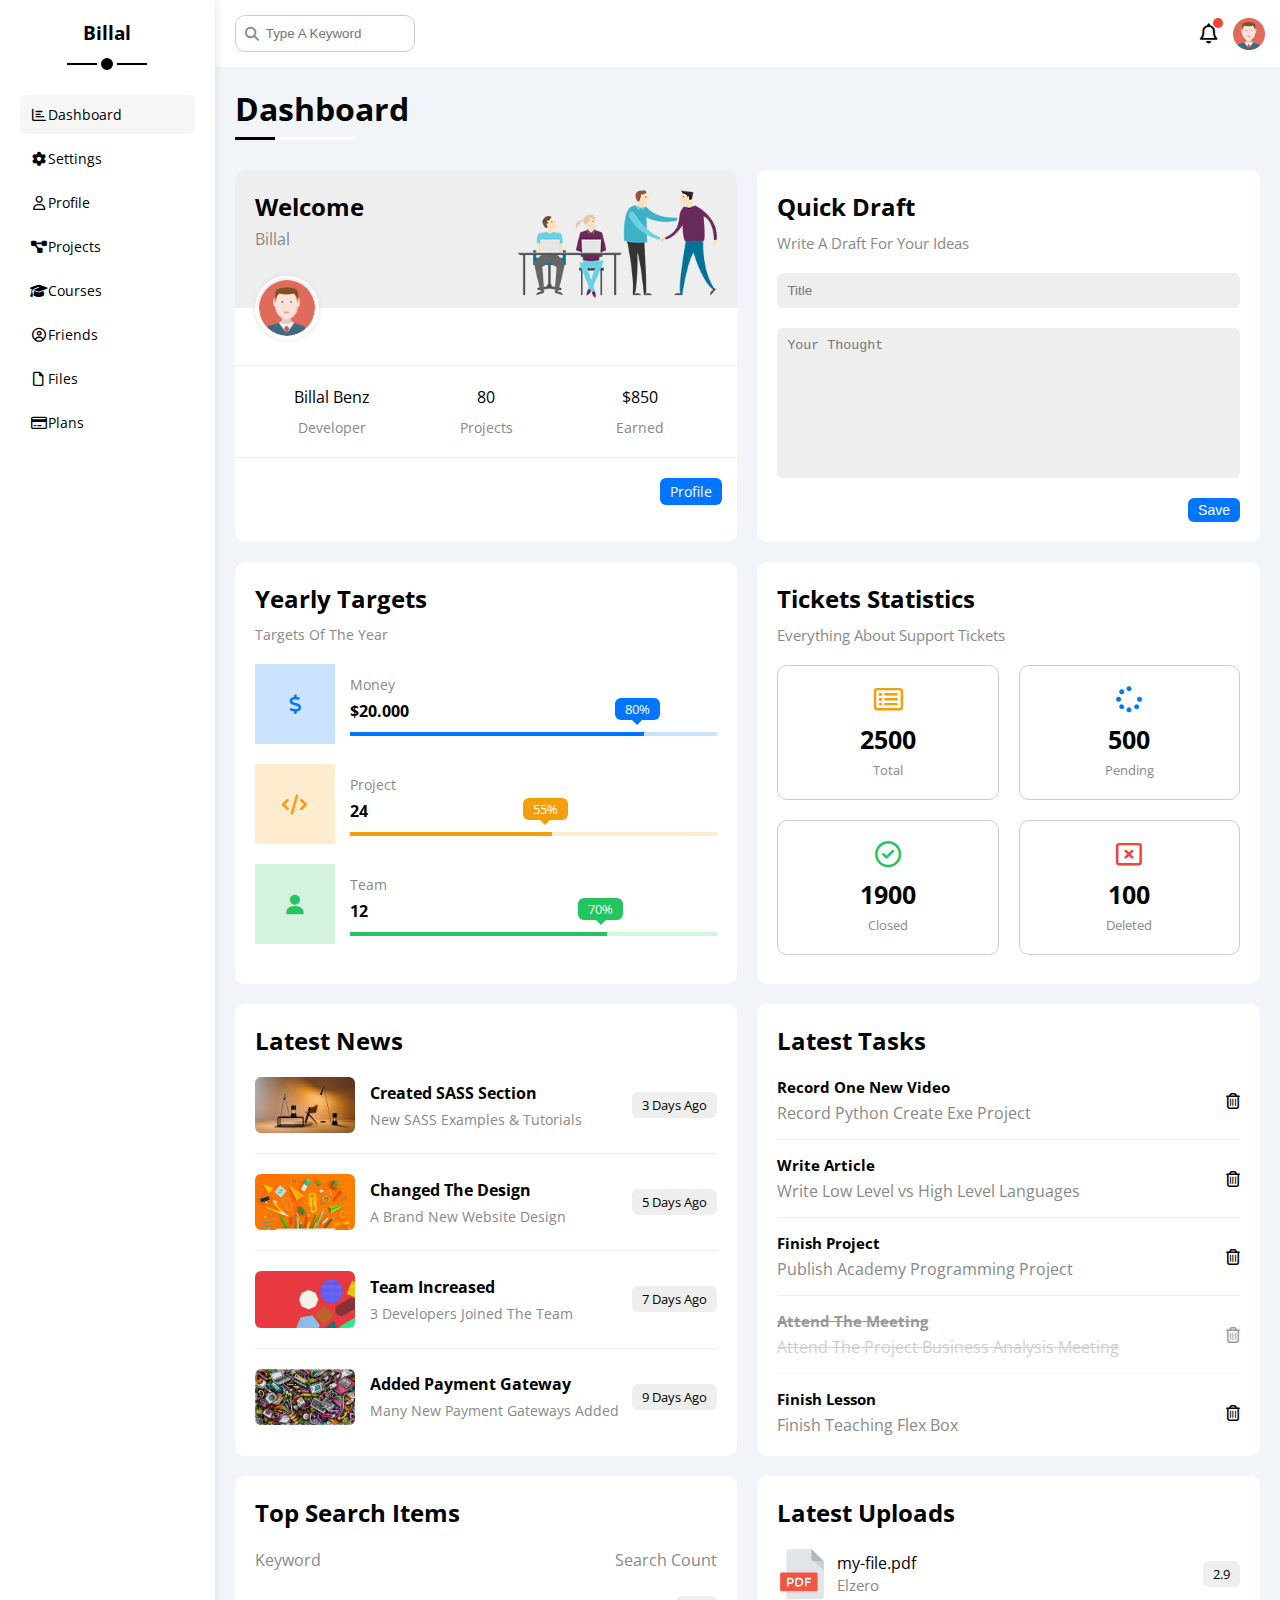
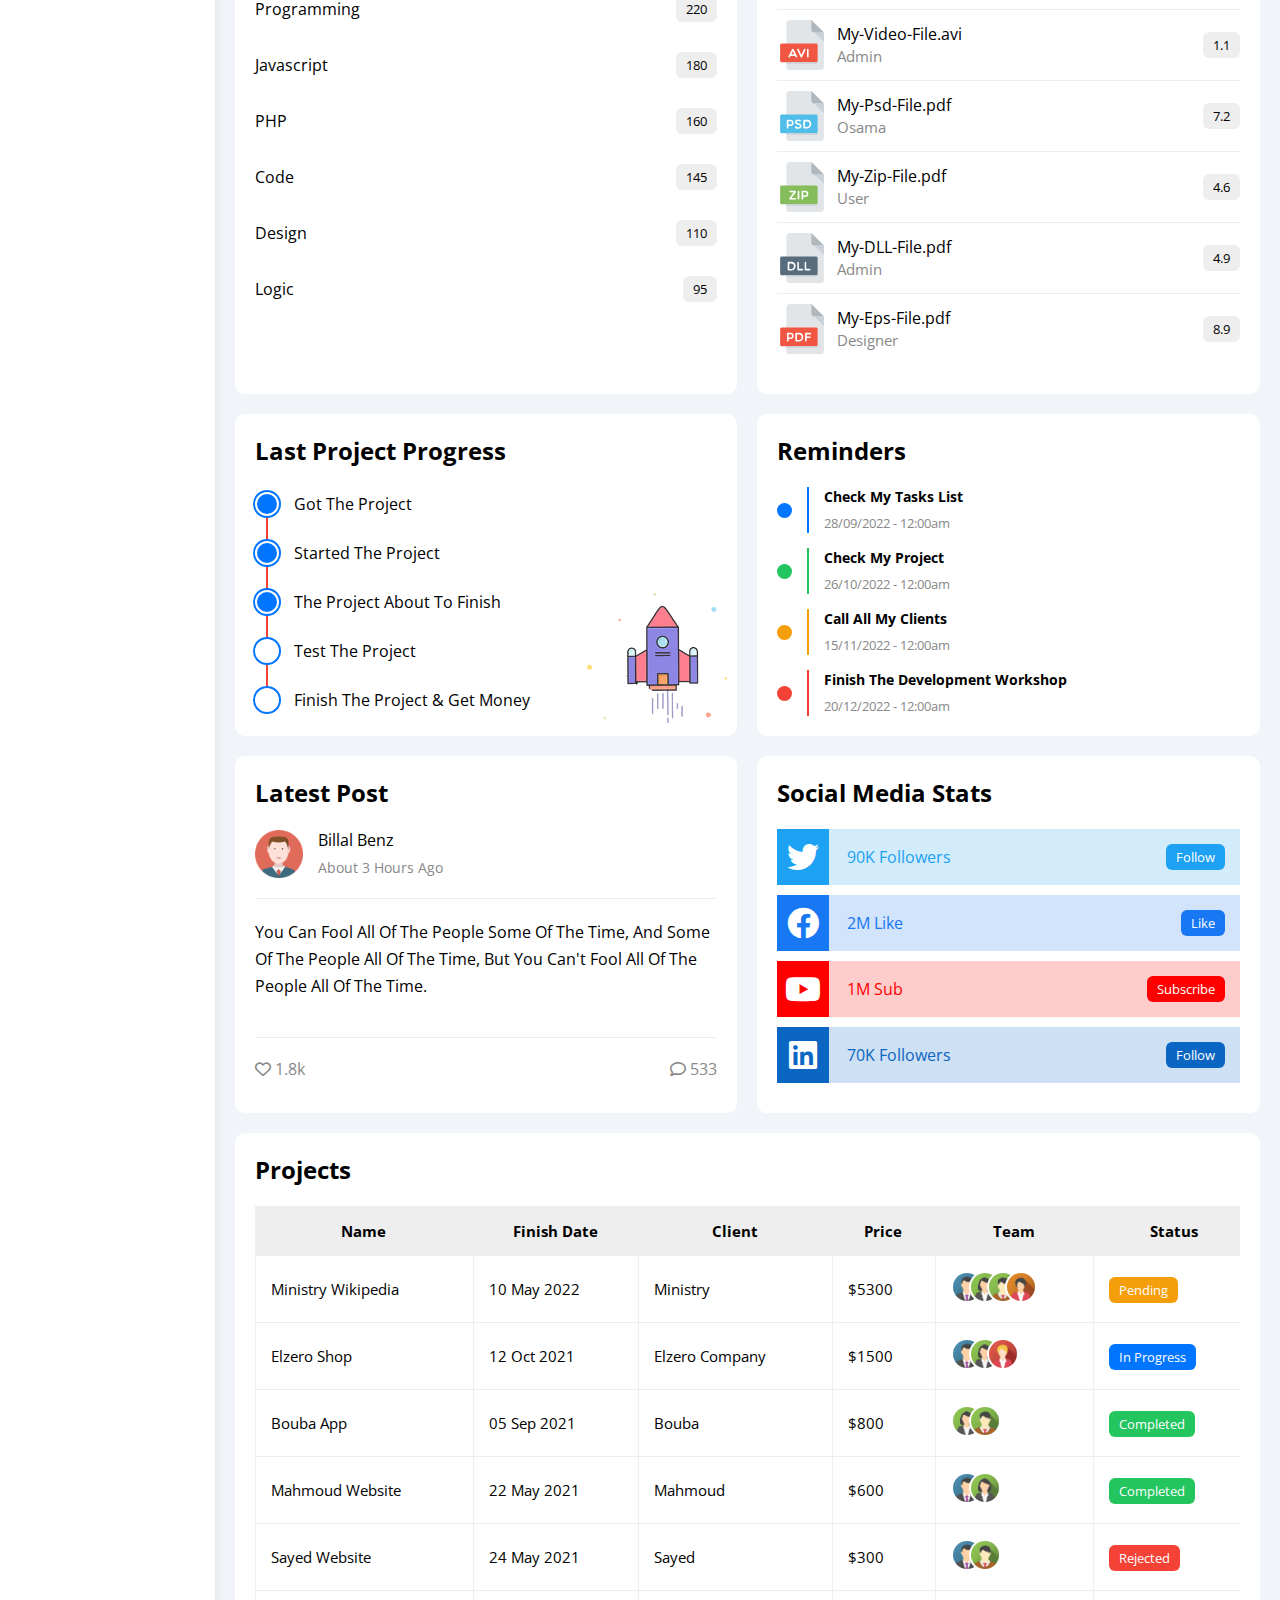
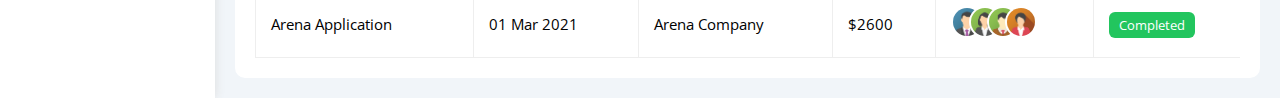
<file: index.html>
<!DOCTYPE html>
<html lang="en">
  <head>
    <meta charset="UTF-8" />
    <meta http-equiv="X-UA-Compatible" content="IE=edge" />
    <meta name="viewport" content="width=device-width, initial-scale=1.0" />
    <title>Dashboard</title>
    <link rel="stylesheet" href="css/all.min.css" />
    <link rel="stylesheet" href="css/framework.css" />
    <link rel="stylesheet" href="css/master.css" />
    <link rel="preconnect" href="https://fonts.googleapis.com" />
    <link rel="preconnect" href="https://fonts.gstatic.com" crossorigin />
    <link
      href="https://fonts.googleapis.com/css2?family=Open+Sans:wght@300;500&display=swap"
      rel="stylesheet"
    />
  </head>
  <body>
    <div class="page d-flex">
      <div class="sidebar bg-white p-20 p-relative">
        <h3 class="p-relative txt-c mt-0">Billal</h3>
        <ul>
          <li>
            <a
              class="active d-flex align-center fs-14 c-black rad-6 p-10"
              href="index.html"
            >
              <i class="fa-regular fa-chart-bar fa-fw"></i>
              <span class="fs-14">Dashboard</span>
            </a>
          </li>
          <li>
            <a
              class="d-flex align-center fs-14 c-black rad-6 p-10"
              href="settings.html"
            >
              <i class="fa-solid fa-gear fa-fw"></i>
              <span>Settings</span>
            </a>
          </li>
          <li>
            <a
              class="d-flex align-center fs-14 c-black rad-6 p-10"
              href="profile.html"
            >
              <i class="fa-regular fa-user fa-fw"></i>
              <span>Profile</span>
            </a>
          </li>
          <li>
            <a
              class="d-flex align-center fs-14 c-black rad-6 p-10"
              href="projects.html"
            >
              <i class="fa-solid fa-diagram-project fa-fw"></i>
              <span>Projects</span>
            </a>
          </li>
          <li>
            <a
              class="d-flex align-center fs-14 c-black rad-6 p-10"
              href="courses.html"
            >
              <i class="fa-solid fa-graduation-cap fa-fw"></i>
              <span>Courses</span>
            </a>
          </li>
          <li>
            <a
              class="d-flex align-center fs-14 c-black rad-6 p-10"
              href="friends.html"
            >
              <i class="fa-regular fa-circle-user fa-fw"></i>
              <span>Friends</span>
            </a>
          </li>
          <li>
            <a
              class="d-flex align-center fs-14 c-black rad-6 p-10"
              href="files.html"
            >
              <i class="fa-regular fa-file fa-fw"></i>
              <span>Files</span>
            </a>
          </li>
          <li>
            <a
              class="d-flex align-center fs-14 c-black rad-6 p-10"
              href="plans.html"
            >
              <i class="fa-regular fa-credit-card fa-fw"></i>
              <span>Plans</span>
            </a>
          </li>
        </ul>
      </div>
      <div class="content w-full">
        <!-- Start Head -->
        <div class="head bg-white p-15 between-flex">
          <div class="search p-relative">
            <input class="p-10" type="search" placeholder="Type A Keyword" />
          </div>
          <div class="icons d-flex align-center">
            <span class="notification p-relative">
              <i class="fa-regular fa-bell fa-lg"></i>
            </span>
            <img src="imgs/avatar.png" alt="user face" />
          </div>
        </div>
        <!-- End Head -->
        <h1 class="p-relative">Dashboard</h1>
        <div class="wrapper d-grid gap-20">
          <!-- Start Welcome Widget -->
          <div class="welcome bg-white rad-10 txt-c-mobile block-mobile">
            <div class="intro p-20 d-flex space-between bg-eee">
              <div>
                <h2 class="m-0">Welcome</h2>
                <p class="c-grey mt-5">Billal</p>
              </div>
              <img src="imgs/welcome.png" alt="welcome" class="hide-mobile" />
            </div>
            <img src="imgs/avatar.png" alt="" class="avatar" />
            <div class="body txt-c d-flex p-20 mt-20 mb-20 block-mobile">
              <div>
                Billal Benz
                <span class="d-block c-grey fs-14 mt-10">Developer</span>
              </div>
              <div>
                80 <span class="d-block c-grey fs-14 mt-10">Projects</span>
              </div>
              <div>
                $850<span class="d-block c-grey fs-14 mt-10">Earned</span>
              </div>
            </div>
            <a
              href="profile.html"
              class="visit d-block fs-14 bg-blue c-white w-fit btn-shape"
              >Profile</a
            >
          </div>
          <!-- End Welcome Widget -->
          <!-- Start Quick Draft Widget -->
          <div class="quick-draft p-20 bg-white rad-10">
            <h2 class="mt-0 mb-10">Quick Draft</h2>
            <p class="mt-0 mb-20 c-grey fs-15">Write A Draft For Your Ideas</p>
            <form>
              <input
                class="d-block mb-20 w-full p-10 b-none bg-eee rad-6"
                type="text"
                placeholder="Title"
              />
              <textarea
                class="d-block mb-20 w-full p-10 b-none bg-eee rad-6"
                placeholder="Your Thought"
              ></textarea>
              <input
                class="save d-block fs-14 bg-blue c-white b-none w-fit btn-shape"
                type="submit"
                value="Save"
              />
            </form>
          </div>
          <!-- End Quick Draft Widget -->
          <!-- Start Targets Widget -->
          <div class="targets p-20 bg-white rad-10">
            <h2 class="mt-0 mb-10">Yearly Targets</h2>
            <p class="mt-0 mb-20 c-grey fs-14">Targets Of The Year</p>
            <div class="target-row mb-20 center-flex blue">
              <div class="icon center-flex">
                <i class="fa-solid fa-dollar-sign fa-lg c-blue"></i>
              </div>
              <div class="details">
                <span class="fs-14 c-grey">Money</span>
                <span class="d-block mt-5 mb-10 fw-bold">$20.000</span>
                <div class="progress p-relative">
                  <span class="bg-blue blue" style="width: 80%">
                    <span class="rad-6 bg-blue">80%</span>
                  </span>
                </div>
              </div>
            </div>
            <div class="target-row mb-20 center-flex orange">
              <div class="icon center-flex">
                <i class="fa-solid fa-code fa-lg c-orange"></i>
              </div>
              <div class="details">
                <span class="fs-14 c-grey">Project</span>
                <span class="d-block mt-5 mb-10 fw-bold">24</span>
                <div class="progress p-relative">
                  <span class="bg-orange orange" style="width: 55%">
                    <span class="rad-6 bg-orange">55%</span>
                  </span>
                </div>
              </div>
            </div>
            <div class="target-row mb-20 center-flex green">
              <div class="icon center-flex">
                <i class="fa-solid fa-user fa-lg c-green"></i>
              </div>
              <div class="details">
                <span class="fs-14 c-grey">Team</span>
                <span class="d-block mt-5 mb-10 fw-bold">12</span>
                <div class="progress p-relative">
                  <span class="bg-green green" style="width: 70%">
                    <span class="bg-green rad-6">70%</span>
                  </span>
                </div>
              </div>
            </div>
          </div>
          <!-- End Target Widget -->
          <!-- Start Ticket Widget -->
          <div class="tickets p-20 bg-white rad-10">
            <h2 class="mt-0 mb-10">Tickets Statistics</h2>
            <p class="mt-0 mb-20 c-grey fs-15">
              Everything About Support Tickets
            </p>
            <div class="d-flex txt-c gap-20 f-wrap">
              <div class="box p-20 rad-10 fs-13 c-grey">
                <i
                  class="fa-regular fa-rectangle-list fa-2x mb-10 c-orange"
                ></i>
                <span class="d-block c-black fw-bold fs-25 mb-5">2500</span>
                Total
              </div>
              <div class="box p-20 rad-10 fs-13 c-grey">
                <i class="fa-solid fa-spinner fa-2x mb-10 c-blue"></i>
                <span class="d-block c-black fw-bold fs-25 mb-5">500</span>
                Pending
              </div>
              <div class="box p-20 rad-10 fs-13 c-grey">
                <i class="fa-regular fa-circle-check fa-2x mb-10 c-green"></i>
                <span class="d-block c-black fw-bold fs-25 mb-5">1900</span>
                Closed
              </div>
              <div class="box p-20 rad-10 fs-13 c-grey">
                <i class="fa-regular fa-rectangle-xmark fa-2x mb-10 c-red"></i>
                <span class="d-block c-black fw-bold fs-25 mb-5">100</span>
                Deleted
              </div>
            </div>
          </div>
          <!-- End Ticket Widget -->
          <!-- Start Latest News -->
          <div class="latest-news p-20 bg-white rad-10 txt-c-mobile">
            <h2 class="mt-0 mb-20">Latest News</h2>
            <div class="news-row d-flex align-center mb-20 pb-20">
              <img class="rad-6 w-100" src="imgs/news-01.png" alt="a picture" />
              <div class="info">
                <h3 class="fs-16">Created SASS Section</h3>
                <p class="m-0 fs-14 c-grey">New SASS Examples & Tutorials</p>
              </div>
              <div class="label btn-shape bg-eee fs-13">3 Days Ago</div>
            </div>
            <div class="news-row d-flex align-center mb-20 pb-20">
              <img class="rad-6 w-100" src="imgs/news-02.png" alt="a picture" />
              <div class="info">
                <h3 class="fs-16">Changed The Design</h3>
                <p class="m-0 fs-14 c-grey">A Brand New Website Design</p>
              </div>
              <div class="label btn-shape bg-eee fs-13">5 Days Ago</div>
            </div>
            <div class="news-row d-flex align-center mb-20 pb-20">
              <img class="rad-6 w-100" src="imgs/news-03.png" alt="a picture" />
              <div class="info">
                <h3 class="fs-16">Team Increased</h3>
                <p class="m-0 fs-14 c-grey">3 Developers Joined The Team</p>
              </div>
              <div class="label btn-shape bg-eee fs-13">7 Days Ago</div>
            </div>
            <div class="news-row d-flex align-center">
              <img class="rad-6 w-100" src="imgs/news-04.png" alt="a picture" />
              <div class="info">
                <h3 class="fs-16">Added Payment Gateway</h3>
                <p class="m-0 fs-14 c-grey">Many New Payment Gateways Added</p>
              </div>
              <div class="label btn-shape bg-eee fs-13">9 Days Ago</div>
            </div>
          </div>
          <!-- End Latest News -->
          <!-- Start Latest Tasks -->
          <div class="latest-tasks p-20 bg-white rad-10 txt-c-mobile">
            <h2 class="mt-0 mb-20">Latest Tasks</h2>
            <div class="task-row between-flex">
              <div class="info">
                <h3 class="mt-0 mb-5 fs-15">Record One New Video</h3>
                <p class="m-0 c-grey">Record Python Create Exe Project</p>
              </div>
              <i class="fa-regular fa-trash-can delete"></i>
            </div>
            <div class="task-row between-flex">
              <div class="info">
                <h3 class="mt-0 mb-5 fs-15">Write Article</h3>
                <p class="m-0 c-grey">
                  Write Low Level vs High Level Languages
                </p>
              </div>
              <i class="fa-regular fa-trash-can delete"></i>
            </div>
            <div class="task-row between-flex">
              <div class="info">
                <h3 class="mt-0 mb-5 fs-15">Finish Project</h3>
                <p class="m-0 c-grey">Publish Academy Programming Project</p>
              </div>
              <i class="fa-regular fa-trash-can delete"></i>
            </div>
            <div class="task-row between-flex done">
              <div class="info">
                <h3 class="mt-0 mb-5 fs-15">Attend The Meeting</h3>
                <p class="m-0 c-grey">
                  Attend The Project Business Analysis Meeting
                </p>
              </div>
              <i class="fa-regular fa-trash-can delete"></i>
            </div>
            <div class="task-row between-flex">
              <div class="info">
                <h3 class="mt-0 mb-5 fs-15">Finish Lesson</h3>
                <p class="m-0 c-grey">Finish Teaching Flex Box</p>
              </div>
              <i class="fa-regular fa-trash-can delete"></i>
            </div>
          </div>
          <!-- End Latest Tasks -->
          <!-- Start Top Search Items -->
          <div class="search-items p-20 bg-white rad-10 txt-c-mobile">
            <h2 class="mt-0 mb-20">Top Search Items</h2>
            <div class="items-head d-flex space-between c-grey mb-10">
              <div>Keyword</div>
              <div>Search Count</div>
            </div>
            <div class="items between-flex pt-15 pb-15">
              <span>Programming</span>
              <span class="btn-shape bg-eee fs-13">220</span>
            </div>
            <div class="items between-flex pt-15 pb-15">
              <span>Javascript</span>
              <span class="btn-shape bg-eee fs-13">180</span>
            </div>
            <div class="items between-flex pt-15 pb-15">
              <span>PHP</span>
              <span class="btn-shape bg-eee fs-13">160</span>
            </div>
            <div class="items between-flex pt-15 pb-15">
              <span>Code</span>
              <span class="btn-shape bg-eee fs-13">145</span>
            </div>
            <div class="items between-flex pt-15 pb-15">
              <span>Design</span>
              <span class="btn-shape bg-eee fs-13">110</span>
            </div>
            <div class="items between-flex pt-15 pb-15">
              <span>Logic</span>
              <span class="btn-shape bg-eee fs-13">95</span>
            </div>
          </div>
          <!-- End Top Search Items -->
          <!-- Start Latest Uploads -->
          <div class="latest-uploads p-20 bg-white rad-10 txt-c-mobile">
            <h2 class="mt-0 mb-20">Latest Uploads</h2>
            <ul class="m-0">
              <li class="between-flex pb-10 mb-10">
                <div class="d-flex align-center">
                  <img class="mr-10" src="imgs/pdf.svg" alt="img" />
                  <div>
                    <span class="d-block">my-file.pdf</span>
                    <span class="fs-15 c-grey">Elzero</span>
                  </div>
                </div>
                <div class="btn-shape bg-eee fs-13">2.9</div>
              </li>
              <li class="between-flex pb-10 mb-10">
                <div class="d-flex align-center">
                  <img class="mr-10" src="imgs/avi.svg" alt="img" />
                  <div>
                    <span class="d-block">My-Video-File.avi</span>
                    <span class="fs-15 c-grey">Admin</span>
                  </div>
                </div>
                <div class="btn-shape bg-eee fs-13">1.1</div>
              </li>
              <li class="between-flex pb-10 mb-10">
                <div class="d-flex align-center">
                  <img class="mr-10" src="imgs/psd.svg" alt="img" />
                  <div>
                    <span class="d-block">My-Psd-File.pdf</span>
                    <span class="fs-15 c-grey">Osama</span>
                  </div>
                </div>
                <div class="btn-shape bg-eee fs-13">7.2</div>
              </li>
              <li class="between-flex pb-10 mb-10">
                <div class="d-flex align-center">
                  <img class="mr-10" src="imgs/zip.svg" alt="img" />
                  <div>
                    <span class="d-block">My-Zip-File.pdf</span>
                    <span class="fs-15 c-grey">User</span>
                  </div>
                </div>
                <div class="btn-shape bg-eee fs-13">4.6</div>
              </li>
              <li class="between-flex pb-10 mb-10">
                <div class="d-flex align-center">
                  <img class="mr-10" src="imgs/dll.svg" alt="img" />
                  <div>
                    <span class="d-block">My-DLL-File.pdf</span>
                    <span class="fs-15 c-grey">Admin</span>
                  </div>
                </div>
                <div class="btn-shape bg-eee fs-13">4.9</div>
              </li>
              <li class="between-flex pb-10 mb-10">
                <div class="d-flex align-center">
                  <img class="mr-10" src="imgs/pdf.svg" alt="img" />
                  <div>
                    <span class="d-block">My-Eps-File.pdf</span>
                    <span class="fs-15 c-grey">Designer</span>
                  </div>
                </div>
                <div class="btn-shape bg-eee fs-13">8.9</div>
              </li>
            </ul>
          </div>
          <!-- End Latest Uploads -->
          <!-- Start Last Project Progress Widget -->
          <div
            class="last-project p-20 bg-white rad-10 p-relative txt-c-mobile"
          >
            <h2 class="mt-0 mb-20">Last Project Progress</h2>
            <ul class="m-0 p-relative">
              <li class="mt-25 d-flex align-center done">Got The Project</li>
              <li class="mt-25 d-flex align-center done">
                Started The Project
              </li>
              <li class="mt-25 d-flex align-center done">
                The Project About To Finish
              </li>
              <li class="mt-25 d-flex align-center current">
                Test The Project
              </li>
              <li class="mt-25 d-flex align-center">
                Finish The Project & Get Money
              </li>
            </ul>
            <img
              class="launch-icon hide-mobile"
              src="imgs/project.png"
              alt="img"
            />
          </div>
          <!-- End Last Project Progress Widget -->
          <!-- Start Reminders Widget -->
          <div class="reminders p-20 bg-white rad-10 p-relative txt-c-mobile">
            <h2 class="mt-0 mb-20">Reminders</h2>
            <ul class="m-0">
              <li class="d-flex align-center mt-15">
                <span class="key bg-blue mr-15 d-block rad-half"></span>
                <div class="pl-15 blue">
                  <p class="fs-14 fw-bold mt-0 mb-5">Check My Tasks List</p>
                  <span class="fs-13 c-grey">28/09/2022 - 12:00am</span>
                </div>
              </li>
              <li class="d-flex align-center mt-15">
                <span class="key bg-green mr-15 d-block rad-half"></span>
                <div class="pl-15 green">
                  <p class="fs-14 fw-bold mt-0 mb-5">Check My Project</p>
                  <span class="fs-13 c-grey">26/10/2022 - 12:00am</span>
                </div>
              </li>
              <li class="d-flex align-center mt-15">
                <span class="key bg-orange mr-15 d-block rad-half"></span>
                <div class="pl-15 orange">
                  <p class="fs-14 fw-bold mt-0 mb-5">Call All My Clients</p>
                  <span class="fs-13 c-grey">15/11/2022 - 12:00am</span>
                </div>
              </li>
              <li class="d-flex align-center mt-15">
                <span class="key bg-red mr-15 d-block rad-half"></span>
                <div class="pl-15 red">
                  <p class="fs-14 fw-bold mt-0 mb-5">
                    Finish The Development Workshop
                  </p>
                  <span class="fs-13 c-grey">20/12/2022 - 12:00am</span>
                </div>
              </li>
            </ul>
          </div>
          <!-- End Reminders widget -->
          <!-- Start Latest Post -->
          <div class="latest-post p-20 bg-white rad-10 txt-c-mobile">
            <h2 class="mt-0 mb-20">Latest Post</h2>
            <div class="top d-flex align-center">
              <img class="avatar mr-15" src="imgs/avatar.png" alt="imgage" />
              <div class="info">
                <span class="d-block mb-5">Billal Benz</span>
                <span class="c-grey fs-14 m-0">About 3 Hours Ago</span>
              </div>
            </div>
            <div class="post-content txt-c-mobile pt-20 pb-20 mt-20 mb-20">
              You can fool all of the people some of the time, and some of the
              people all of the time, but you can't fool all of the people all
              of the time.
            </div>
            <div class="post-stats between-flex c-grey">
              <div class="hearts">
                <i class="fa-regular fa-heart"></i>
                <span>1.8k</span>
              </div>
              <div class="comments">
                <i class="fa-regular fa-comment"></i>
                <span>533</span>
              </div>
            </div>
          </div>
          <!-- End Latest Post -->
          <!-- Start Social Media Stats Widget -->
          <div
            class="social-media p-20 bg-white rad-10 p-relative txt-c-mobile"
          >
            <h2 class="mt-0 mb-20">Social Media Stats</h2>
            <div class="box twitter p-15 p-relative mb-10 between-flex">
              <i
                class="fa-brands fa-twitter fa-2x c-white h-full center-flex"
              ></i>
              <span>90K Followers</span>
              <a class="fs-13 c-white btn-shape" href="#">Follow</a>
            </div>
            <div class="box facebook p-15 p-relative mb-10 between-flex">
              <i
                class="fa-brands fa-facebook fa-2x c-white h-full center-flex"
              ></i>
              <span>2M Like</span>
              <a class="fs-13 c-white btn-shape" href="#">Like</a>
            </div>
            <div class="box youtube p-15 p-relative mb-10 between-flex">
              <i
                class="fa-brands fa-youtube fa-2x c-white h-full center-flex"
              ></i>
              <span>1M Sub</span>
              <a class="fs-13 c-white btn-shape" href="#">Subscribe</a>
            </div>
            <div class="box linkedin p-15 p-relative mb-10 between-flex">
              <i
                class="fa-brands fa-linkedin fa-2x c-white h-full center-flex"
              ></i>
              <span>70K Followers</span>
              <a class="fs-13 c-white btn-shape" href="#">Follow</a>
            </div>
          </div>
          <!-- End Social Media Stats Widget -->
        </div>
        <!-- Start Projects Table -->
        <div class="projects p-20 bg-white rad-10 m-20">
          <h2 class="mt-0 mb-20">Projects</h2>
          <div class="responsive-table">
            <table class="fs-15 w-full">
              <thead>
                <tr class="bg-eee">
                  <th>Name</th>
                  <th>Finish Date</th>
                  <th>Client</th>
                  <th>Price</th>
                  <th>Team</th>
                  <th>Status</th>
                </tr>
              </thead>
              <tbody>
                <tr>
                  <td>Ministry Wikipedia</td>
                  <td>10 May 2022</td>
                  <td>Ministry</td>
                  <td>$5300</td>
                  <td>
                    <img src="imgs/team-01.png" alt="photo" />
                    <img src="imgs/team-02.png" alt="photo" />
                    <img src="imgs/team-03.png" alt="photo" />
                    <img src="imgs/team-04.png" alt="photo" />
                  </td>
                  <td>
                    <span class="label bg-orange c-white btn-shape"
                      >Pending</span
                    >
                  </td>
                </tr>
                <tr>
                  <td>Elzero Shop</td>
                  <td>12 Oct 2021</td>
                  <td>Elzero Company</td>
                  <td>$1500</td>
                  <td>
                    <img src="imgs/team-01.png" alt="photo" />
                    <img src="imgs/team-02.png" alt="photo" />
                    <img src="imgs/team-05.png" alt="photo" />
                  </td>
                  <td>
                    <span class="label bg-blue c-white btn-shape"
                      >In Progress</span
                    >
                  </td>
                </tr>
                <tr>
                  <td>Bouba App</td>
                  <td>05 Sep 2021</td>
                  <td>Bouba</td>
                  <td>$800</td>
                  <td>
                    <img src="imgs/team-02.png" alt="" />
                    <img src="imgs/team-03.png" alt="" />
                  </td>
                  <td>
                    <span class="label btn-shape bg-green c-white"
                      >Completed</span
                    >
                  </td>
                </tr>
                <tr>
                  <td>Mahmoud Website</td>
                  <td>22 May 2021</td>
                  <td>Mahmoud</td>
                  <td>$600</td>
                  <td>
                    <img src="imgs/team-01.png" alt="" />
                    <img src="imgs/team-02.png" alt="" />
                  </td>
                  <td>
                    <span class="label btn-shape bg-green c-white"
                      >Completed</span
                    >
                  </td>
                </tr>
                <tr>
                  <td>Sayed Website</td>
                  <td>24 May 2021</td>
                  <td>Sayed</td>
                  <td>$300</td>
                  <td>
                    <img src="imgs/team-01.png" alt="" />
                    <img src="imgs/team-03.png" alt="" />
                  </td>
                  <td>
                    <span class="label btn-shape bg-red c-white">Rejected</span>
                  </td>
                </tr>
                <tr>
                  <td>Arena Application</td>
                  <td>01 Mar 2021</td>
                  <td>Arena Company</td>
                  <td>$2600</td>
                  <td>
                    <img src="imgs/team-01.png" alt="" />
                    <img src="imgs/team-02.png" alt="" />
                    <img src="imgs/team-03.png" alt="" />
                    <img src="imgs/team-04.png" alt="" />
                  </td>
                  <td>
                    <span class="label btn-shape bg-green c-white"
                      >Completed</span
                    >
                  </td>
                </tr>
              </tbody>
            </table>
          </div>
        </div>
        <!-- End Projects Table -->
      </div>
    </div>
  </body>
</html>
</file>
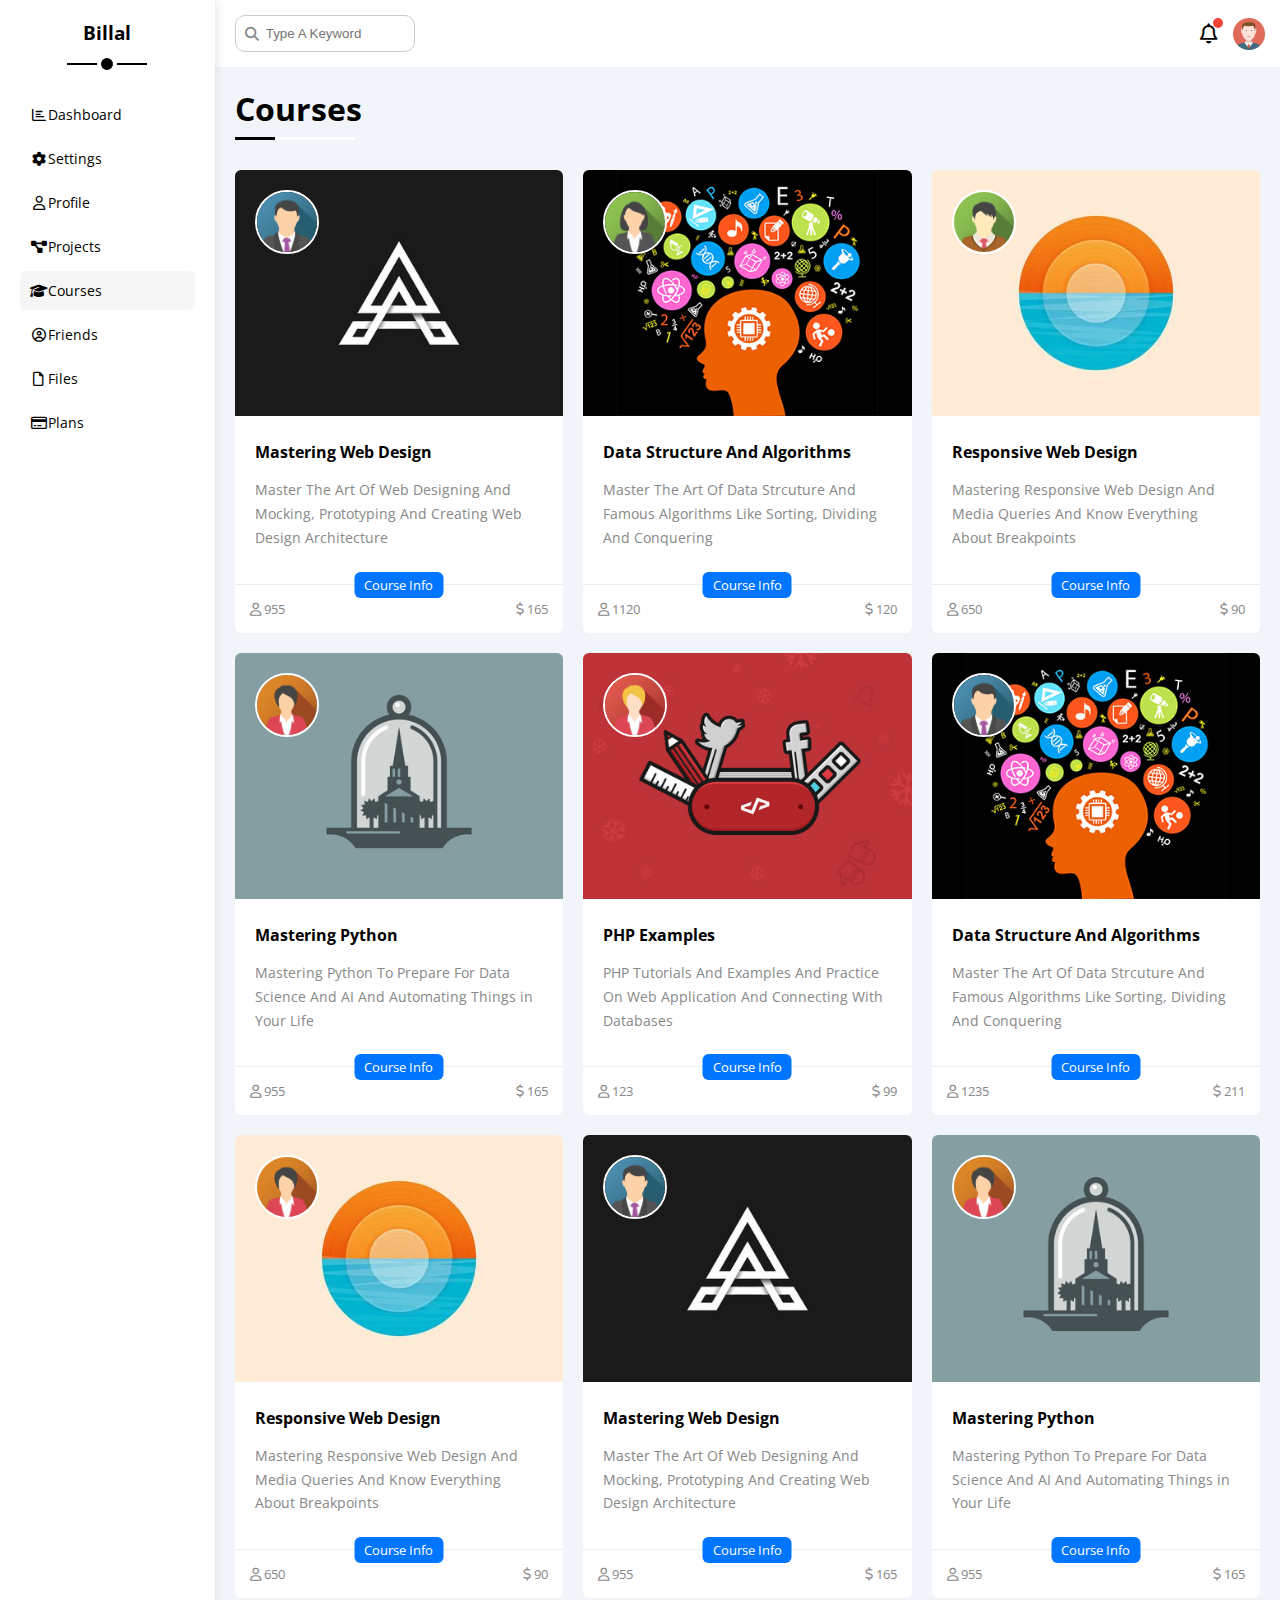
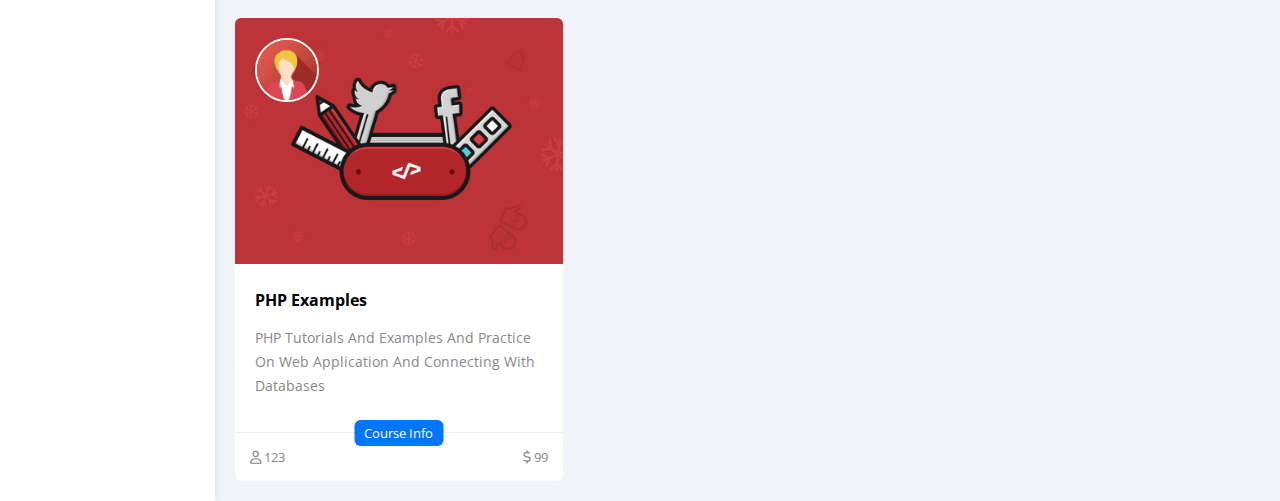
<file: courses.html>
<!DOCTYPE html>
<html lang="en">
  <head>
    <meta charset="UTF-8" />
    <meta http-equiv="X-UA-Compatible" content="IE=edge" />
    <meta name="viewport" content="width=device-width, initial-scale=1.0" />
    <title>Courses</title>
    <link rel="stylesheet" href="css/all.min.css" />
    <link rel="stylesheet" href="css/framework.css" />
    <link rel="stylesheet" href="css/master.css" />
    <link rel="preconnect" href="https://fonts.googleapis.com" />
    <link rel="preconnect" href="https://fonts.gstatic.com" crossorigin />
    <link
      href="https://fonts.googleapis.com/css2?family=Open+Sans:wght@300;500&display=swap"
      rel="stylesheet"
    />
  </head>
  <body>
    <div class="page d-flex">
      <div class="sidebar bg-white p-20 p-relative">
        <h3 class="p-relative txt-c mt-0">Billal</h3>
        <ul>
          <li>
            <a
              class="d-flex align-center fs-14 c-black rad-6 p-10"
              href="index.html"
            >
              <i class="fa-regular fa-chart-bar fa-fw"></i>
              <span class="fs-14">Dashboard</span>
            </a>
          </li>
          <li>
            <a
              class="d-flex align-center fs-14 c-black rad-6 p-10"
              href="settings.html"
            >
              <i class="fa-solid fa-gear fa-fw"></i>
              <span>Settings</span>
            </a>
          </li>
          <li>
            <a
              class="d-flex align-center fs-14 c-black rad-6 p-10"
              href="profile.html"
            >
              <i class="fa-regular fa-user fa-fw"></i>
              <span>Profile</span>
            </a>
          </li>
          <li>
            <a
              class="d-flex align-center fs-14 c-black rad-6 p-10"
              href="projects.html"
            >
              <i class="fa-solid fa-diagram-project fa-fw"></i>
              <span>Projects</span>
            </a>
          </li>
          <li>
            <a
              class="active d-flex align-center fs-14 c-black rad-6 p-10"
              href="courses.html"
            >
              <i class="fa-solid fa-graduation-cap fa-fw"></i>
              <span>Courses</span>
            </a>
          </li>
          <li>
            <a
              class="d-flex align-center fs-14 c-black rad-6 p-10"
              href="friends.html"
            >
              <i class="fa-regular fa-circle-user fa-fw"></i>
              <span>Friends</span>
            </a>
          </li>
          <li>
            <a
              class="d-flex align-center fs-14 c-black rad-6 p-10"
              href="files.html"
            >
              <i class="fa-regular fa-file fa-fw"></i>
              <span>Files</span>
            </a>
          </li>
          <li>
            <a
              class="d-flex align-center fs-14 c-black rad-6 p-10"
              href="plans.html"
            >
              <i class="fa-regular fa-credit-card fa-fw"></i>
              <span>Plans</span>
            </a>
          </li>
        </ul>
      </div>
      <div class="content w-full">
        <!-- Start Head -->
        <div class="head bg-white p-15 between-flex">
          <div class="search p-relative">
            <input class="p-10" type="search" placeholder="Type A Keyword" />
          </div>
          <div class="icons d-flex align-center">
            <span class="notification p-relative">
              <i class="fa-regular fa-bell fa-lg"></i>
            </span>
            <img src="imgs/avatar.png" alt="user face" />
          </div>
        </div>
        <!-- End Head -->
        <h1 class="p-relative">Courses</h1>
        <div class="courses-page d-grid m-20 gap-20">
          <div class="course bg-white rad-6 p-relative">
            <img class="cover" src="imgs/course-01.jpg" alt="image" />
            <img class="instructor" src="imgs/team-01.png" alt="face user" />
            <div class="p-20">
              <h4 class="m-0">Mastering Web Design</h4>
              <p class="description c-grey mt-15 fs-14">
                Master The Art Of Web Designing And Mocking, Prototyping And
                Creating Web Design Architecture
              </p>
            </div>
            <div class="info p-15 p-relative between-flex">
              <span class="title bg-blue c-white btn-shape">Course Info</span>
              <span class="c-grey">
                <i class="fa-regular fa-user"></i>
                955
              </span>
              <span class="c-grey">
                <i class="fa-regular fa-dollar-sign"></i>
                165
              </span>
            </div>
          </div>
          <div class="course bg-white rad-6 p-relative">
            <img class="cover" src="imgs/course-02.jpg" alt="image" />
            <img class="instructor" src="imgs/team-02.png" alt="face user" />
            <div class="p-20">
              <h4 class="m-0">Data Structure And Algorithms</h4>
              <p class="description c-grey mt-15 fs-14">
                Master The Art Of Data Strcuture And Famous Algorithms Like
                Sorting, Dividing And Conquering
              </p>
            </div>
            <div class="info p-15 p-relative between-flex">
              <span class="title bg-blue c-white btn-shape">Course Info</span>
              <span class="c-grey">
                <i class="fa-regular fa-user"></i>
                1120
              </span>
              <span class="c-grey">
                <i class="fa-regular fa-dollar-sign"></i>
                120
              </span>
            </div>
          </div>
          <div class="course bg-white rad-6 p-relative">
            <img class="cover" src="imgs/course-03.jpg" alt="image" />
            <img class="instructor" src="imgs/team-03.png" alt="face user" />
            <div class="p-20">
              <h4 class="m-0">Responsive Web Design</h4>
              <p class="description c-grey mt-15 fs-14">
                Mastering Responsive Web Design And Media Queries And Know
                Everything About Breakpoints
              </p>
            </div>
            <div class="info p-15 p-relative between-flex">
              <span class="title bg-blue c-white btn-shape">Course Info</span>
              <span class="c-grey">
                <i class="fa-regular fa-user"></i>
                650
              </span>
              <span class="c-grey">
                <i class="fa-regular fa-dollar-sign"></i>
                90
              </span>
            </div>
          </div>
          <div class="course bg-white rad-6 p-relative">
            <img class="cover" src="imgs/course-04.jpg" alt="image" />
            <img class="instructor" src="imgs/team-04.png" alt="face user" />
            <div class="p-20">
              <h4 class="m-0">Mastering Python</h4>
              <p class="description c-grey mt-15 fs-14">
                Mastering Python To Prepare For Data Science And AI And
                Automating Things in Your Life
              </p>
            </div>
            <div class="info p-15 p-relative between-flex">
              <span class="title bg-blue c-white btn-shape">Course Info</span>
              <span class="c-grey">
                <i class="fa-regular fa-user"></i>
                955
              </span>
              <span class="c-grey">
                <i class="fa-regular fa-dollar-sign"></i>
                165
              </span>
            </div>
          </div>
          <div class="course bg-white rad-6 p-relative">
            <img class="cover" src="imgs/course-05.jpg" alt="image" />
            <img class="instructor" src="imgs/team-05.png" alt="face user" />
            <div class="p-20">
              <h4 class="m-0">PHP Examples</h4>
              <p class="description c-grey mt-15 fs-14">
                PHP Tutorials And Examples And Practice On Web Application And
                Connecting With Databases
              </p>
            </div>
            <div class="info p-15 p-relative between-flex">
              <span class="title bg-blue c-white btn-shape">Course Info</span>
              <span class="c-grey">
                <i class="fa-regular fa-user"></i>
                123
              </span>
              <span class="c-grey">
                <i class="fa-regular fa-dollar-sign"></i>
                99
              </span>
            </div>
          </div>
          <div class="course bg-white rad-6 p-relative">
            <img class="cover" src="imgs/course-02.jpg" alt="image" />
            <img class="instructor" src="imgs/team-01.png" alt="face user" />
            <div class="p-20">
              <h4 class="m-0">Data Structure And Algorithms</h4>
              <p class="description c-grey mt-15 fs-14">
                Master The Art Of Data Strcuture And Famous Algorithms Like
                Sorting, Dividing And Conquering
              </p>
            </div>
            <div class="info p-15 p-relative between-flex">
              <span class="title bg-blue c-white btn-shape">Course Info</span>
              <span class="c-grey">
                <i class="fa-regular fa-user"></i>
                1235
              </span>
              <span class="c-grey">
                <i class="fa-regular fa-dollar-sign"></i>
                211
              </span>
            </div>
          </div>
          <div class="course bg-white rad-6 p-relative">
            <img class="cover" src="imgs/course-03.jpg" alt="image" />
            <img class="instructor" src="imgs/team-04.png" alt="face user" />
            <div class="p-20">
              <h4 class="m-0">Responsive Web Design</h4>
              <p class="description c-grey mt-15 fs-14">
                Mastering Responsive Web Design And Media Queries And Know
                Everything About Breakpoints
              </p>
            </div>
            <div class="info p-15 p-relative between-flex">
              <span class="title bg-blue c-white btn-shape">Course Info</span>
              <span class="c-grey">
                <i class="fa-regular fa-user"></i>
                650
              </span>
              <span class="c-grey">
                <i class="fa-regular fa-dollar-sign"></i>
                90
              </span>
            </div>
          </div>
          <div class="course bg-white rad-6 p-relative">
            <img class="cover" src="imgs/course-01.jpg" alt="image" />
            <img class="instructor" src="imgs/team-01.png" alt="face user" />
            <div class="p-20">
              <h4 class="m-0">Mastering Web Design</h4>
              <p class="description c-grey mt-15 fs-14">
                Master The Art Of Web Designing And Mocking, Prototyping And
                Creating Web Design Architecture
              </p>
            </div>
            <div class="info p-15 p-relative between-flex">
              <span class="title bg-blue c-white btn-shape">Course Info</span>
              <span class="c-grey">
                <i class="fa-regular fa-user"></i>
                955
              </span>
              <span class="c-grey">
                <i class="fa-regular fa-dollar-sign"></i>
                165
              </span>
            </div>
          </div>
          <div class="course bg-white rad-6 p-relative">
            <img class="cover" src="imgs/course-04.jpg" alt="image" />
            <img class="instructor" src="imgs/team-04.png" alt="face user" />
            <div class="p-20">
              <h4 class="m-0">Mastering Python</h4>
              <p class="description c-grey mt-15 fs-14">
                Mastering Python To Prepare For Data Science And AI And
                Automating Things in Your Life
              </p>
            </div>
            <div class="info p-15 p-relative between-flex">
              <span class="title bg-blue c-white btn-shape">Course Info</span>
              <span class="c-grey">
                <i class="fa-regular fa-user"></i>
                955
              </span>
              <span class="c-grey">
                <i class="fa-regular fa-dollar-sign"></i>
                165
              </span>
            </div>
          </div>
          <div class="course bg-white rad-6 p-relative">
            <img class="cover" src="imgs/course-05.jpg" alt="image" />
            <img class="instructor" src="imgs/team-05.png" alt="face user" />
            <div class="p-20">
              <h4 class="m-0">PHP Examples</h4>
              <p class="description c-grey mt-15 fs-14">
                PHP Tutorials And Examples And Practice On Web Application And
                Connecting With Databases
              </p>
            </div>
            <div class="info p-15 p-relative between-flex">
              <span class="title bg-blue c-white btn-shape">Course Info</span>
              <span class="c-grey">
                <i class="fa-regular fa-user"></i>
                123
              </span>
              <span class="c-grey">
                <i class="fa-regular fa-dollar-sign"></i>
                99
              </span>
            </div>
          </div>
        </div>
      </div>
    </div>
  </body>
</html>
</file>
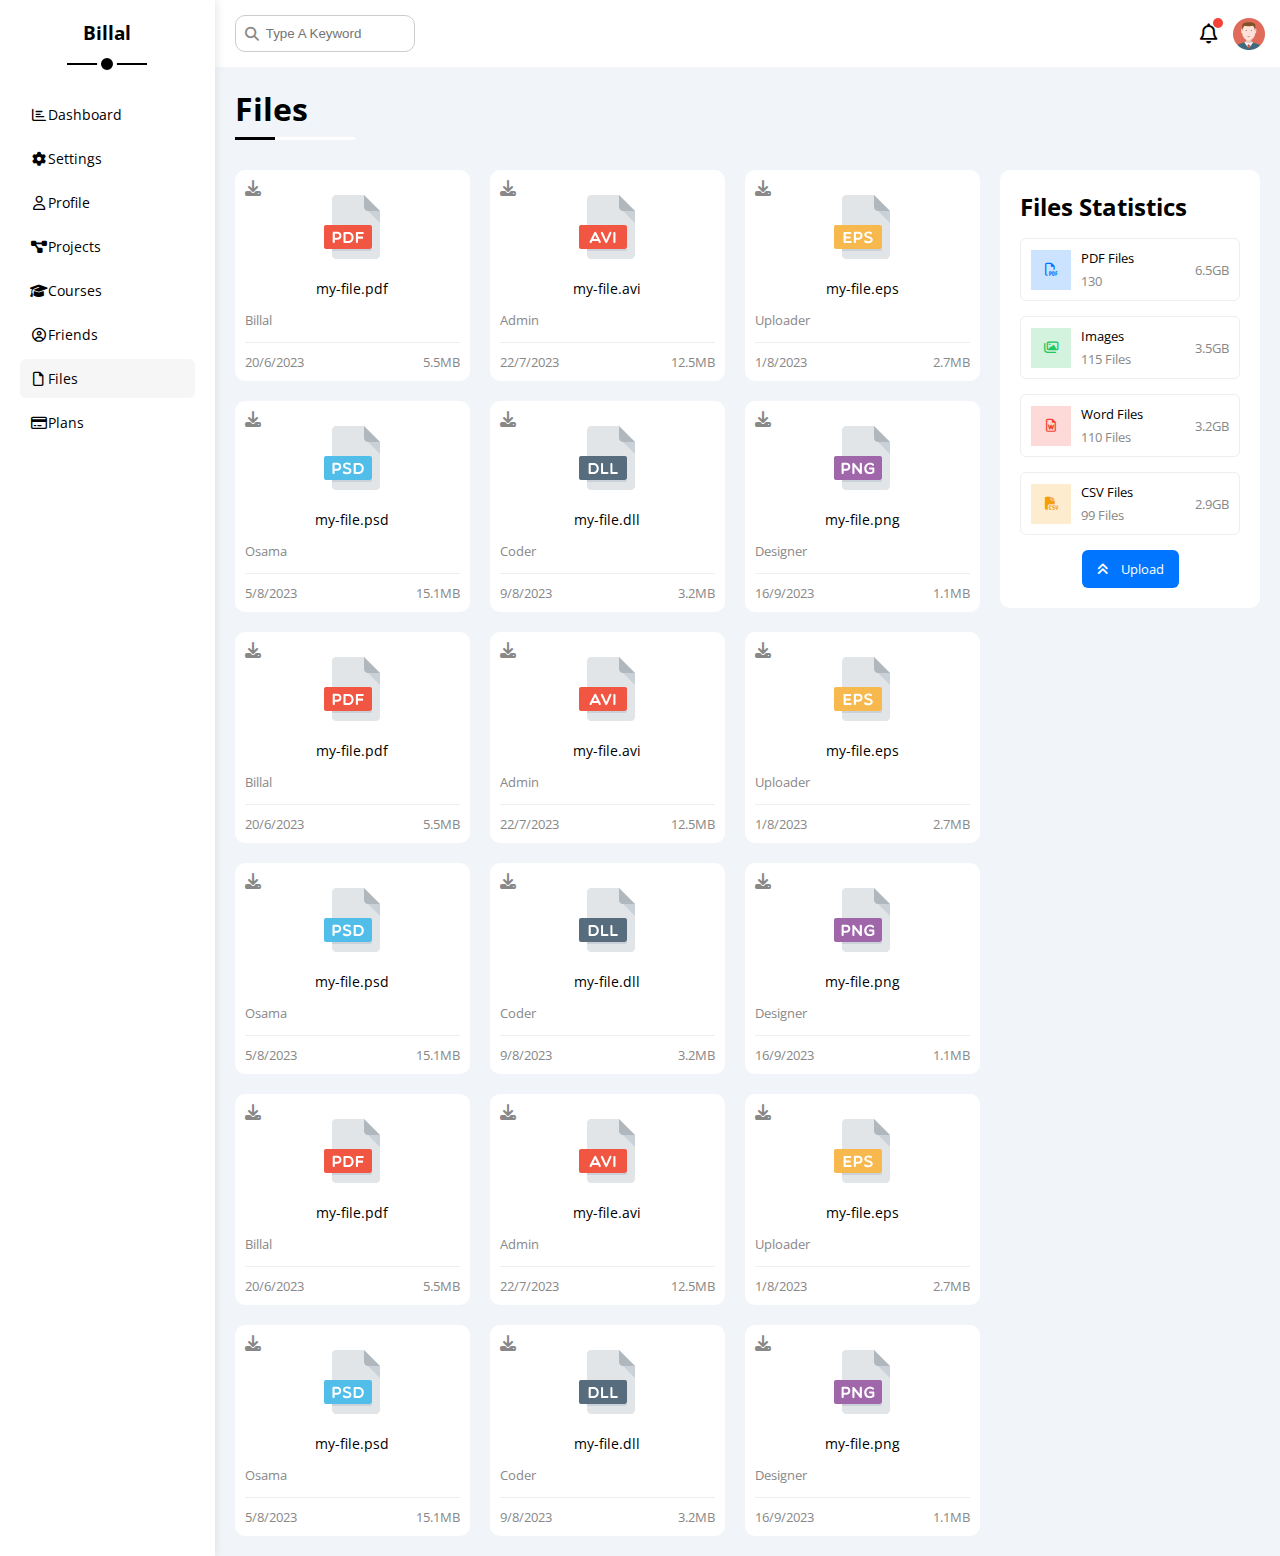
<file: files.html>
<!DOCTYPE html>
<html lang="en">
  <head>
    <meta charset="UTF-8" />
    <meta http-equiv="X-UA-Compatible" content="IE=edge" />
    <meta name="viewport" content="width=device-width, initial-scale=1.0" />
    <title>Files</title>
    <link rel="stylesheet" href="css/all.min.css" />
    <link rel="stylesheet" href="css/framework.css" />
    <link rel="stylesheet" href="css/master.css" />
    <link rel="preconnect" href="https://fonts.googleapis.com" />
    <link rel="preconnect" href="https://fonts.gstatic.com" crossorigin />
    <link
      href="https://fonts.googleapis.com/css2?family=Open+Sans:wght@300;500&display=swap"
      rel="stylesheet"
    />
  </head>
  <body>
    <div class="page d-flex">
      <div class="sidebar bg-white p-20 p-relative">
        <h3 class="p-relative txt-c mt-0">Billal</h3>
        <ul>
          <li>
            <a
              class="d-flex align-center fs-14 c-black rad-6 p-10"
              href="index.html"
            >
              <i class="fa-regular fa-chart-bar fa-fw"></i>
              <span class="fs-14">Dashboard</span>
            </a>
          </li>
          <li>
            <a
              class="d-flex align-center fs-14 c-black rad-6 p-10"
              href="settings.html"
            >
              <i class="fa-solid fa-gear fa-fw"></i>
              <span>Settings</span>
            </a>
          </li>
          <li>
            <a
              class="d-flex align-center fs-14 c-black rad-6 p-10"
              href="profile.html"
            >
              <i class="fa-regular fa-user fa-fw"></i>
              <span>Profile</span>
            </a>
          </li>
          <li>
            <a
              class="d-flex align-center fs-14 c-black rad-6 p-10"
              href="projects.html"
            >
              <i class="fa-solid fa-diagram-project fa-fw"></i>
              <span>Projects</span>
            </a>
          </li>
          <li>
            <a
              class="d-flex align-center fs-14 c-black rad-6 p-10"
              href="courses.html"
            >
              <i class="fa-solid fa-graduation-cap fa-fw"></i>
              <span>Courses</span>
            </a>
          </li>
          <li>
            <a
              class="d-flex align-center fs-14 c-black rad-6 p-10"
              href="friends.html"
            >
              <i class="fa-regular fa-circle-user fa-fw"></i>
              <span>Friends</span>
            </a>
          </li>
          <li>
            <a
              class="active d-flex align-center fs-14 c-black rad-6 p-10"
              href="files.html"
            >
              <i class="fa-regular fa-file fa-fw"></i>
              <span>Files</span>
            </a>
          </li>
          <li>
            <a
              class="d-flex align-center fs-14 c-black rad-6 p-10"
              href="plans.html"
            >
              <i class="fa-regular fa-credit-card fa-fw"></i>
              <span>Plans</span>
            </a>
          </li>
        </ul>
      </div>
      <div class="content w-full">
        <!-- Start Head -->
        <div class="head bg-white p-15 between-flex">
          <div class="search p-relative">
            <input class="p-10" type="search" placeholder="Type A Keyword" />
          </div>
          <div class="icons d-flex align-center">
            <span class="notification p-relative">
              <i class="fa-regular fa-bell fa-lg"></i>
            </span>
            <img src="imgs/avatar.png" alt="user face" />
          </div>
        </div>
        <!-- End Head -->
        <h1 class="p-relative">Files</h1>
        <div class="files-page d-flex m-20 gap-20">
          <div class="files-stats p-20 bg-white rad-10">
            <h2 class="mt-0 mb-15 txt-c-mobile">Files Statistics</h2>
            <div class="d-flex align-center border-eee p-10 rad-6 mb-15 fs-13">
              <i
                class="fa-regular fa-file-pdf la-lg blue center-flex c-blue icon"
              ></i>
              <div class="info">
                <span>PDF Files</span>
                <span class="c-grey d-block mt-5">130</span>
              </div>
              <div class="size c-grey">6.5GB</div>
            </div>
            <div class="d-flex align-center border-eee p-10 rad-6 mb-15 fs-13">
              <i
                class="fa-regular fa-images la-lg green center-flex c-green icon"
              ></i>
              <div class="info">
                <span>Images</span>
                <span class="c-grey d-block mt-5">115 Files</span>
              </div>
              <div class="size c-grey">3.5GB</div>
            </div>
            <div class="d-flex align-center border-eee p-10 rad-6 mb-15 fs-13">
              <i
                class="fa-regular fa-file-word la-lg red center-flex c-red icon"
              ></i>
              <div class="info">
                <span>Word Files</span>
                <span class="c-grey d-block mt-5">110 Files</span>
              </div>
              <div class="size c-grey">3.2GB</div>
            </div>
            <div class="d-flex align-center border-eee p-10 rad-6 mb-15 fs-13">
              <i
                class="fa-solid fa-file-csv la-lg orange center-flex c-orange icon"
              ></i>
              <div class="info">
                <span>CSV Files</span>
                <span class="c-grey d-block mt-5">99 Files</span>
              </div>
              <div class="size c-grey">2.9GB</div>
            </div>
            <a
              class="upload bg-blue c-white fs-13 rad-6 d-block w-fit"
              href="#"
            >
              <i class="fa-solid fa-angles-up mr-10"></i>
              Upload</a
            >
          </div>
          <div class="files-content d-grid gap-20">
            <div class="file bg-white p-10 rad-10">
              <i class="fa-solid fa-download c-grey p-absolute"></i>
              <div class="icon txt-c">
                <img class="mt-15 mb-15" src="imgs/pdf.svg" alt="image">
              </div>
              <div class="txt-c mb-10 fs-14">my-file.pdf</div>
              <p class="c-grey fs-13">Billal</p>
              <div class="info between-flex mt-10 pt-10 fs-13 c-grey">
                <span>20/6/2023</span>
                <span>5.5MB</span>
              </div>
            </div>
            <div class="file bg-white p-10 rad-10">
              <i class="fa-solid fa-download c-grey p-absolute"></i>
              <div class="icon txt-c">
                <img class="mt-15 mb-15" src="imgs/avi.svg" alt="image">
              </div>
              <div class="txt-c mb-10 fs-14">my-file.avi</div>
              <p class="c-grey fs-13">Admin</p>
              <div class="info between-flex mt-10 pt-10 fs-13 c-grey">
                <span>22/7/2023</span>
                <span>12.5MB</span>
              </div>
            </div>
            <div class="file bg-white p-10 rad-10">
              <i class="fa-solid fa-download c-grey p-absolute"></i>
              <div class="icon txt-c">
                <img class="mt-15 mb-15" src="imgs/eps.svg" alt="image">
              </div>
              <div class="txt-c mb-10 fs-14">my-file.eps</div>
              <p class="c-grey fs-13">Uploader</p>
              <div class="info between-flex mt-10 pt-10 fs-13 c-grey">
                <span>1/8/2023</span>
                <span>2.7MB</span>
              </div>
            </div>
            <div class="file bg-white p-10 rad-10">
              <i class="fa-solid fa-download c-grey p-absolute"></i>
              <div class="icon txt-c">
                <img class="mt-15 mb-15" src="imgs/psd.svg" alt="image">
              </div>
              <div class="txt-c mb-10 fs-14">my-file.psd</div>
              <p class="c-grey fs-13">Osama</p>
              <div class="info between-flex mt-10 pt-10 fs-13 c-grey">
                <span>5/8/2023</span>
                <span>15.1MB</span>
              </div>
            </div>
            <div class="file bg-white p-10 rad-10">
              <i class="fa-solid fa-download c-grey p-absolute"></i>
              <div class="icon txt-c">
                <img class="mt-15 mb-15" src="imgs/dll.svg" alt="image">
              </div>
              <div class="txt-c mb-10 fs-14">my-file.dll</div>
              <p class="c-grey fs-13">Coder</p>
              <div class="info between-flex mt-10 pt-10 fs-13 c-grey">
                <span>9/8/2023</span>
                <span>3.2MB</span>
              </div>
            </div>
            <div class="file bg-white p-10 rad-10">
              <i class="fa-solid fa-download c-grey p-absolute"></i>
              <div class="icon txt-c">
                <img class="mt-15 mb-15" src="imgs/png.svg" alt="image">
              </div>
              <div class="txt-c mb-10 fs-14">my-file.png</div>
              <p class="c-grey fs-13">Designer</p>
              <div class="info between-flex mt-10 pt-10 fs-13 c-grey">
                <span>16/9/2023</span>
                <span>1.1MB</span>
              </div>
            </div>
            <div class="file bg-white p-10 rad-10">
              <i class="fa-solid fa-download c-grey p-absolute"></i>
              <div class="icon txt-c">
                <img class="mt-15 mb-15" src="imgs/pdf.svg" alt="image">
              </div>
              <div class="txt-c mb-10 fs-14">my-file.pdf</div>
              <p class="c-grey fs-13">Billal</p>
              <div class="info between-flex mt-10 pt-10 fs-13 c-grey">
                <span>20/6/2023</span>
                <span>5.5MB</span>
              </div>
            </div>
            <div class="file bg-white p-10 rad-10">
              <i class="fa-solid fa-download c-grey p-absolute"></i>
              <div class="icon txt-c">
                <img class="mt-15 mb-15" src="imgs/avi.svg" alt="image">
              </div>
              <div class="txt-c mb-10 fs-14">my-file.avi</div>
              <p class="c-grey fs-13">Admin</p>
              <div class="info between-flex mt-10 pt-10 fs-13 c-grey">
                <span>22/7/2023</span>
                <span>12.5MB</span>
              </div>
            </div>
            <div class="file bg-white p-10 rad-10">
              <i class="fa-solid fa-download c-grey p-absolute"></i>
              <div class="icon txt-c">
                <img class="mt-15 mb-15" src="imgs/eps.svg" alt="image">
              </div>
              <div class="txt-c mb-10 fs-14">my-file.eps</div>
              <p class="c-grey fs-13">Uploader</p>
              <div class="info between-flex mt-10 pt-10 fs-13 c-grey">
                <span>1/8/2023</span>
                <span>2.7MB</span>
              </div>
            </div>
            <div class="file bg-white p-10 rad-10">
              <i class="fa-solid fa-download c-grey p-absolute"></i>
              <div class="icon txt-c">
                <img class="mt-15 mb-15" src="imgs/psd.svg" alt="image">
              </div>
              <div class="txt-c mb-10 fs-14">my-file.psd</div>
              <p class="c-grey fs-13">Osama</p>
              <div class="info between-flex mt-10 pt-10 fs-13 c-grey">
                <span>5/8/2023</span>
                <span>15.1MB</span>
              </div>
            </div>
            <div class="file bg-white p-10 rad-10">
              <i class="fa-solid fa-download c-grey p-absolute"></i>
              <div class="icon txt-c">
                <img class="mt-15 mb-15" src="imgs/dll.svg" alt="image">
              </div>
              <div class="txt-c mb-10 fs-14">my-file.dll</div>
              <p class="c-grey fs-13">Coder</p>
              <div class="info between-flex mt-10 pt-10 fs-13 c-grey">
                <span>9/8/2023</span>
                <span>3.2MB</span>
              </div>
            </div>
            <div class="file bg-white p-10 rad-10">
              <i class="fa-solid fa-download c-grey p-absolute"></i>
              <div class="icon txt-c">
                <img class="mt-15 mb-15" src="imgs/png.svg" alt="image">
              </div>
              <div class="txt-c mb-10 fs-14">my-file.png</div>
              <p class="c-grey fs-13">Designer</p>
              <div class="info between-flex mt-10 pt-10 fs-13 c-grey">
                <span>16/9/2023</span>
                <span>1.1MB</span>
              </div>
            </div>
            <div class="file bg-white p-10 rad-10">
              <i class="fa-solid fa-download c-grey p-absolute"></i>
              <div class="icon txt-c">
                <img class="mt-15 mb-15" src="imgs/pdf.svg" alt="image">
              </div>
              <div class="txt-c mb-10 fs-14">my-file.pdf</div>
              <p class="c-grey fs-13">Billal</p>
              <div class="info between-flex mt-10 pt-10 fs-13 c-grey">
                <span>20/6/2023</span>
                <span>5.5MB</span>
              </div>
            </div>
            <div class="file bg-white p-10 rad-10">
              <i class="fa-solid fa-download c-grey p-absolute"></i>
              <div class="icon txt-c">
                <img class="mt-15 mb-15" src="imgs/avi.svg" alt="image">
              </div>
              <div class="txt-c mb-10 fs-14">my-file.avi</div>
              <p class="c-grey fs-13">Admin</p>
              <div class="info between-flex mt-10 pt-10 fs-13 c-grey">
                <span>22/7/2023</span>
                <span>12.5MB</span>
              </div>
            </div>
            <div class="file bg-white p-10 rad-10">
              <i class="fa-solid fa-download c-grey p-absolute"></i>
              <div class="icon txt-c">
                <img class="mt-15 mb-15" src="imgs/eps.svg" alt="image">
              </div>
              <div class="txt-c mb-10 fs-14">my-file.eps</div>
              <p class="c-grey fs-13">Uploader</p>
              <div class="info between-flex mt-10 pt-10 fs-13 c-grey">
                <span>1/8/2023</span>
                <span>2.7MB</span>
              </div>
            </div>
            <div class="file bg-white p-10 rad-10">
              <i class="fa-solid fa-download c-grey p-absolute"></i>
              <div class="icon txt-c">
                <img class="mt-15 mb-15" src="imgs/psd.svg" alt="image">
              </div>
              <div class="txt-c mb-10 fs-14">my-file.psd</div>
              <p class="c-grey fs-13">Osama</p>
              <div class="info between-flex mt-10 pt-10 fs-13 c-grey">
                <span>5/8/2023</span>
                <span>15.1MB</span>
              </div>
            </div>
            <div class="file bg-white p-10 rad-10">
              <i class="fa-solid fa-download c-grey p-absolute"></i>
              <div class="icon txt-c">
                <img class="mt-15 mb-15" src="imgs/dll.svg" alt="image">
              </div>
              <div class="txt-c mb-10 fs-14">my-file.dll</div>
              <p class="c-grey fs-13">Coder</p>
              <div class="info between-flex mt-10 pt-10 fs-13 c-grey">
                <span>9/8/2023</span>
                <span>3.2MB</span>
              </div>
            </div>
            <div class="file bg-white p-10 rad-10">
              <i class="fa-solid fa-download c-grey p-absolute"></i>
              <div class="icon txt-c">
                <img class="mt-15 mb-15" src="imgs/png.svg" alt="image">
              </div>
              <div class="txt-c mb-10 fs-14">my-file.png</div>
              <p class="c-grey fs-13">Designer</p>
              <div class="info between-flex mt-10 pt-10 fs-13 c-grey">
                <span>16/9/2023</span>
                <span>1.1MB</span>
              </div>
            </div>
          </div>
        </div>
      </div>
    </div>
  </body>
</html>
</file>
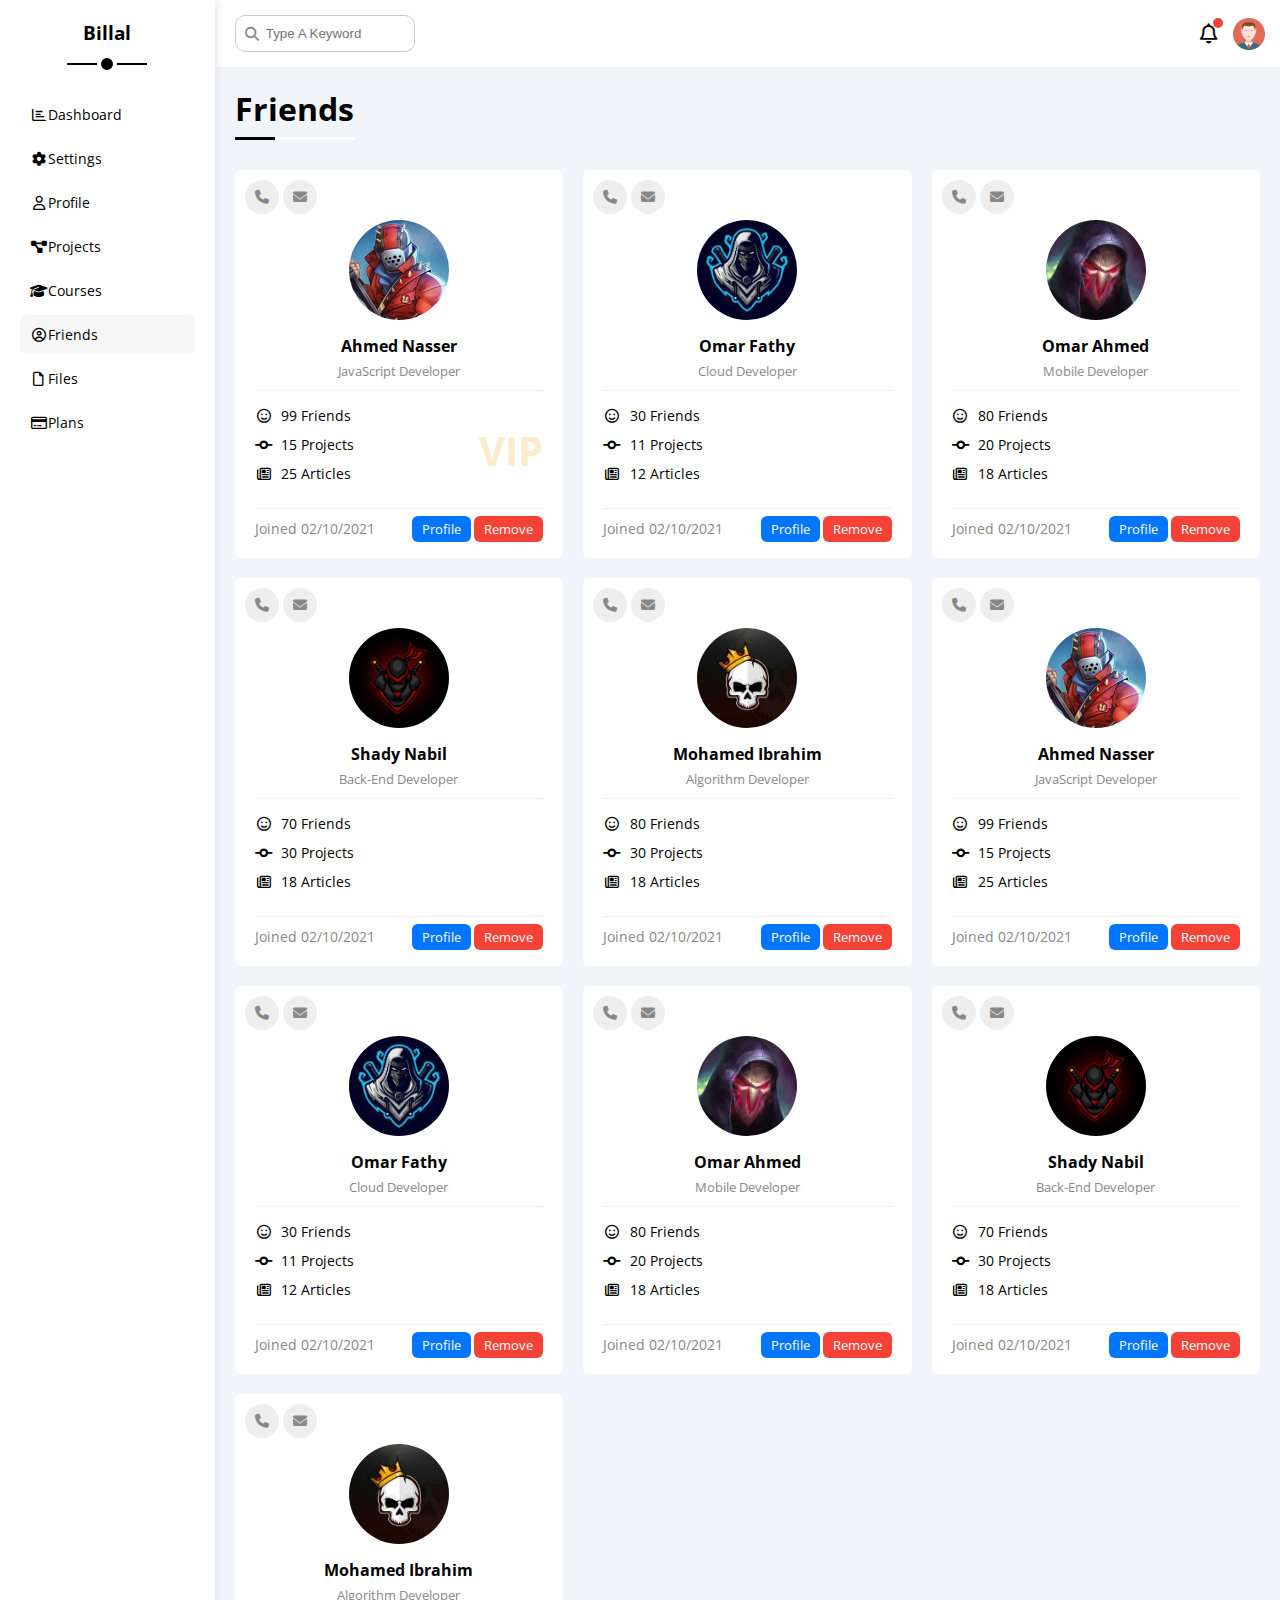
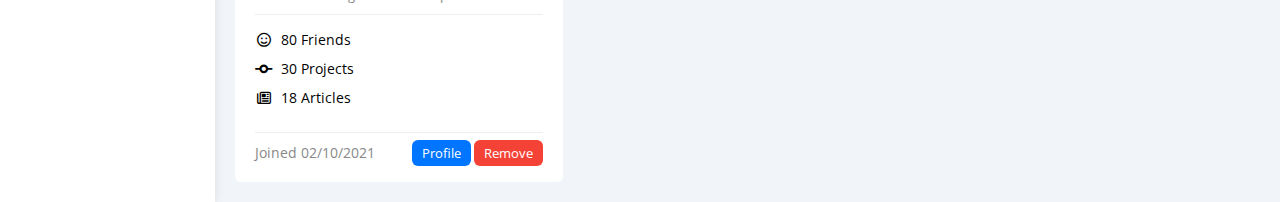
<file: friends.html>
<!DOCTYPE html>
<html lang="en">
  <head>
    <meta charset="UTF-8" />
    <meta http-equiv="X-UA-Compatible" content="IE=edge" />
    <meta name="viewport" content="width=device-width, initial-scale=1.0" />
    <title>Friends</title>
    <link rel="stylesheet" href="css/all.min.css" />
    <link rel="stylesheet" href="css/framework.css" />
    <link rel="stylesheet" href="css/master.css" />
    <link rel="preconnect" href="https://fonts.googleapis.com" />
    <link rel="preconnect" href="https://fonts.gstatic.com" crossorigin />
    <link
      href="https://fonts.googleapis.com/css2?family=Open+Sans:wght@300;500&display=swap"
      rel="stylesheet"
    />
  </head>
  <body>
    <div class="page d-flex">
      <div class="sidebar bg-white p-20 p-relative">
        <h3 class="p-relative txt-c mt-0">Billal</h3>
        <ul>
          <li>
            <a
              class="d-flex align-center fs-14 c-black rad-6 p-10"
              href="index.html"
            >
              <i class="fa-regular fa-chart-bar fa-fw"></i>
              <span class="fs-14">Dashboard</span>
            </a>
          </li>
          <li>
            <a
              class="d-flex align-center fs-14 c-black rad-6 p-10"
              href="settings.html"
            >
              <i class="fa-solid fa-gear fa-fw"></i>
              <span>Settings</span>
            </a>
          </li>
          <li>
            <a
              class="d-flex align-center fs-14 c-black rad-6 p-10"
              href="profile.html"
            >
              <i class="fa-regular fa-user fa-fw"></i>
              <span>Profile</span>
            </a>
          </li>
          <li>
            <a
              class="d-flex align-center fs-14 c-black rad-6 p-10"
              href="projects.html"
            >
              <i class="fa-solid fa-diagram-project fa-fw"></i>
              <span>Projects</span>
            </a>
          </li>
          <li>
            <a
              class="d-flex align-center fs-14 c-black rad-6 p-10"
              href="courses.html"
            >
              <i class="fa-solid fa-graduation-cap fa-fw"></i>
              <span>Courses</span>
            </a>
          </li>
          <li>
            <a
              class="active d-flex align-center fs-14 c-black rad-6 p-10"
              href="friends.html"
            >
              <i class="fa-regular fa-circle-user fa-fw"></i>
              <span>Friends</span>
            </a>
          </li>
          <li>
            <a
              class="d-flex align-center fs-14 c-black rad-6 p-10"
              href="files.html"
            >
              <i class="fa-regular fa-file fa-fw"></i>
              <span>Files</span>
            </a>
          </li>
          <li>
            <a
              class="d-flex align-center fs-14 c-black rad-6 p-10"
              href="plans.html"
            >
              <i class="fa-regular fa-credit-card fa-fw"></i>
              <span>Plans</span>
            </a>
          </li>
        </ul>
      </div>
      <div class="content w-full">
        <!-- Start Head -->
        <div class="head bg-white p-15 between-flex">
          <div class="search p-relative">
            <input class="p-10" type="search" placeholder="Type A Keyword" />
          </div>
          <div class="icons d-flex align-center">
            <span class="notification p-relative">
              <i class="fa-regular fa-bell fa-lg"></i>
            </span>
            <img src="imgs/avatar.png" alt="user face" />
          </div>
        </div>
        <!-- End Head -->
        <h1 class="p-relative">Friends</h1>
        <div class="friends-page d-grid gap-20 m-20">
          <div class="friend bg-white rad-6 p-20 p-relative">
            <div class="contact">
              <i class="fa-solid fa-phone c-grey bg-eee rad-half fs-14 p-10"></i>
              <i class="fa-solid fa-envelope c-grey bg-eee rad-half fs-14 p-10"></i>
            </div>
            <div class="txt-c mt-20">
              <img class="rad-half mt-10 mb-10 w-100 h-100" src="imgs/friend-01.jpg" alt="image" />
              <h4 class="m-0">Ahmed Nasser</h4>
              <p class="c-grey fs-13 mt-5 mb-0">JavaScript Developer</p>
            </div>
            <div class="icons fs-14 p-relative">
              <div class="mb-10">
                <i class="fa-regular fa-face-smile fa-fw"></i>
                <span>99 Friends</span>
              </div>
              <div class="mb-10">
                <i class="fa-solid fa-code-commit fa-fw"></i>
                <span>15 Projects</span>
              </div>
              <div class="mb-10">
                <i class="fa-regular fa-newspaper fa-fw"></i>
                <span>25 Articles</span>
              </div>
              <span class="vip fw-bold c-orange">VIP</span>
            </div>
            <div class="info between-flex fs-13">
              <span class="fs-14 c-grey">Joined 02/10/2021</span>
              <div>
                <a class="btn-shape bg-blue c-white" href="profile.html">Profile</a>
                <a class="btn-shape bg-red c-white" href="#">Remove</a>
              </div>
            </div>
          </div>
          <div class="friend bg-white rad-6 p-20 p-relative">
            <div class="contact">
              <i class="fa-solid fa-phone c-grey bg-eee rad-half fs-14 p-10"></i>
              <i class="fa-solid fa-envelope c-grey bg-eee rad-half fs-14 p-10"></i>
            </div>
            <div class="txt-c mt-20">
              <img class="rad-half mt-10 mb-10 w-100 h-100" src="imgs/friend-02.jpg" alt="image" />
              <h4 class="m-0">Omar Fathy</h4>
              <p class="c-grey fs-13 mt-5 mb-0">Cloud Developer</p>
            </div>
            <div class="icons fs-14 p-relative">
              <div class="mb-10">
                <i class="fa-regular fa-face-smile fa-fw"></i>
                <span>30 Friends</span>
              </div>
              <div class="mb-10">
                <i class="fa-solid fa-code-commit fa-fw"></i>
                <span>11 Projects</span>
              </div>
              <div class="mb-10">
                <i class="fa-regular fa-newspaper fa-fw"></i>
                <span>12 Articles</span>
              </div>
            </div>
            <div class="info between-flex fs-13">
              <span class="fs-14 c-grey">Joined 02/10/2021</span>
              <div>
                <a class="btn-shape bg-blue c-white" href="profile.html">Profile</a>
                <a class="btn-shape bg-red c-white" href="#">Remove</a>
              </div>
            </div>
          </div>
          <div class="friend bg-white rad-6 p-20 p-relative">
            <div class="contact">
              <i class="fa-solid fa-phone c-grey bg-eee rad-half fs-14 p-10"></i>
              <i class="fa-solid fa-envelope c-grey bg-eee rad-half fs-14 p-10"></i>
            </div>
            <div class="txt-c mt-20">
              <img class="rad-half mt-10 mb-10 w-100 h-100" src="imgs/friend-03.jpg" alt="image" />
              <h4 class="m-0">Omar Ahmed</h4>
              <p class="c-grey fs-13 mt-5 mb-0">Mobile Developer</p>
            </div>
            <div class="icons fs-14 p-relative">
              <div class="mb-10">
                <i class="fa-regular fa-face-smile fa-fw"></i>
                <span>80 Friends</span>
              </div>
              <div class="mb-10">
                <i class="fa-solid fa-code-commit fa-fw"></i>
                <span>20 Projects</span>
              </div>
              <div class="mb-10">
                <i class="fa-regular fa-newspaper fa-fw"></i>
                <span>18 Articles</span>
              </div>
            </div>
            <div class="info between-flex fs-13">
              <span class="fs-14 c-grey">Joined 02/10/2021</span>
              <div>
                <a class="btn-shape bg-blue c-white" href="profile.html">Profile</a>
                <a class="btn-shape bg-red c-white" href="#">Remove</a>
              </div>
            </div>
          </div>
          <div class="friend bg-white rad-6 p-20 p-relative">
            <div class="contact">
              <i class="fa-solid fa-phone c-grey bg-eee rad-half fs-14 p-10"></i>
              <i class="fa-solid fa-envelope c-grey bg-eee rad-half fs-14 p-10"></i>
            </div>
            <div class="txt-c mt-20">
              <img class="rad-half mt-10 mb-10 w-100 h-100" src="imgs/friend-04.jpg" alt="image" />
              <h4 class="m-0">Shady Nabil</h4>
              <p class="c-grey fs-13 mt-5 mb-0">Back-End Developer</p>
            </div>
            <div class="icons fs-14 p-relative">
              <div class="mb-10">
                <i class="fa-regular fa-face-smile fa-fw"></i>
                <span>70 Friends</span>
              </div>
              <div class="mb-10">
                <i class="fa-solid fa-code-commit fa-fw"></i>
                <span>30 Projects</span>
              </div>
              <div class="mb-10">
                <i class="fa-regular fa-newspaper fa-fw"></i>
                <span>18 Articles</span>
              </div>
            </div>
            <div class="info between-flex fs-13">
              <span class="fs-14 c-grey">Joined 02/10/2021</span>
              <div>
                <a class="btn-shape bg-blue c-white" href="profile.html">Profile</a>
                <a class="btn-shape bg-red c-white" href="#">Remove</a>
              </div>
            </div>
          </div>
          <div class="friend bg-white rad-6 p-20 p-relative">
            <div class="contact">
              <i class="fa-solid fa-phone c-grey bg-eee rad-half fs-14 p-10"></i>
              <i class="fa-solid fa-envelope c-grey bg-eee rad-half fs-14 p-10"></i>
            </div>
            <div class="txt-c mt-20">
              <img class="rad-half mt-10 mb-10 w-100 h-100" src="imgs/friend-05.jpg" alt="image" />
              <h4 class="m-0">Mohamed Ibrahim</h4>
              <p class="c-grey fs-13 mt-5 mb-0">Algorithm Developer</p>
            </div>
            <div class="icons fs-14 p-relative">
              <div class="mb-10">
                <i class="fa-regular fa-face-smile fa-fw"></i>
                <span>80 Friends</span>
              </div>
              <div class="mb-10">
                <i class="fa-solid fa-code-commit fa-fw"></i>
                <span>30 Projects</span>
              </div>
              <div class="mb-10">
                <i class="fa-regular fa-newspaper fa-fw"></i>
                <span>18 Articles</span>
              </div>
            </div>
            <div class="info between-flex fs-13">
              <span class="fs-14 c-grey">Joined 02/10/2021</span>
              <div>
                <a class="btn-shape bg-blue c-white" href="profile.html">Profile</a>
                <a class="btn-shape bg-red c-white" href="#">Remove</a>
              </div>
            </div>
          </div>
          <div class="friend bg-white rad-6 p-20 p-relative">
            <div class="contact">
              <i class="fa-solid fa-phone c-grey bg-eee rad-half fs-14 p-10"></i>
              <i class="fa-solid fa-envelope c-grey bg-eee rad-half fs-14 p-10"></i>
            </div>
            <div class="txt-c mt-20">
              <img class="rad-half mt-10 mb-10 w-100 h-100" src="imgs/friend-01.jpg" alt="image" />
              <h4 class="m-0">Ahmed Nasser</h4>
              <p class="c-grey fs-13 mt-5 mb-0">JavaScript Developer</p>
            </div>
            <div class="icons fs-14 p-relative">
              <div class="mb-10">
                <i class="fa-regular fa-face-smile fa-fw"></i>
                <span>99 Friends</span>
              </div>
              <div class="mb-10">
                <i class="fa-solid fa-code-commit fa-fw"></i>
                <span>15 Projects</span>
              </div>
              <div class="mb-10">
                <i class="fa-regular fa-newspaper fa-fw"></i>
                <span>25 Articles</span>
              </div>
            </div>
            <div class="info between-flex fs-13">
              <span class="fs-14 c-grey">Joined 02/10/2021</span>
              <div>
                <a class="btn-shape bg-blue c-white" href="profile.html">Profile</a>
                <a class="btn-shape bg-red c-white" href="#">Remove</a>
              </div>
            </div>
          </div>
          <div class="friend bg-white rad-6 p-20 p-relative">
            <div class="contact">
              <i class="fa-solid fa-phone c-grey bg-eee rad-half fs-14 p-10"></i>
              <i class="fa-solid fa-envelope c-grey bg-eee rad-half fs-14 p-10"></i>
            </div>
            <div class="txt-c mt-20">
              <img class="rad-half mt-10 mb-10 w-100 h-100" src="imgs/friend-02.jpg" alt="image" />
              <h4 class="m-0">Omar Fathy</h4>
              <p class="c-grey fs-13 mt-5 mb-0">Cloud Developer</p>
            </div>
            <div class="icons fs-14 p-relative">
              <div class="mb-10">
                <i class="fa-regular fa-face-smile fa-fw"></i>
                <span>30 Friends</span>
              </div>
              <div class="mb-10">
                <i class="fa-solid fa-code-commit fa-fw"></i>
                <span>11 Projects</span>
              </div>
              <div class="mb-10">
                <i class="fa-regular fa-newspaper fa-fw"></i>
                <span>12 Articles</span>
              </div>
            </div>
            <div class="info between-flex fs-13">
              <span class="fs-14 c-grey">Joined 02/10/2021</span>
              <div>
                <a class="btn-shape bg-blue c-white" href="profile.html">Profile</a>
                <a class="btn-shape bg-red c-white" href="#">Remove</a>
              </div>
            </div>
          </div>
          <div class="friend bg-white rad-6 p-20 p-relative">
            <div class="contact">
              <i class="fa-solid fa-phone c-grey bg-eee rad-half fs-14 p-10"></i>
              <i class="fa-solid fa-envelope c-grey bg-eee rad-half fs-14 p-10"></i>
            </div>
            <div class="txt-c mt-20">
              <img class="rad-half mt-10 mb-10 w-100 h-100" src="imgs/friend-03.jpg" alt="image" />
              <h4 class="m-0">Omar Ahmed</h4>
              <p class="c-grey fs-13 mt-5 mb-0">Mobile Developer</p>
            </div>
            <div class="icons fs-14 p-relative">
              <div class="mb-10">
                <i class="fa-regular fa-face-smile fa-fw"></i>
                <span>80 Friends</span>
              </div>
              <div class="mb-10">
                <i class="fa-solid fa-code-commit fa-fw"></i>
                <span>20 Projects</span>
              </div>
              <div class="mb-10">
                <i class="fa-regular fa-newspaper fa-fw"></i>
                <span>18 Articles</span>
              </div>
            </div>
            <div class="info between-flex fs-13">
              <span class="fs-14 c-grey">Joined 02/10/2021</span>
              <div>
                <a class="btn-shape bg-blue c-white" href="profile.html">Profile</a>
                <a class="btn-shape bg-red c-white" href="#">Remove</a>
              </div>
            </div>
          </div>
          <div class="friend bg-white rad-6 p-20 p-relative">
            <div class="contact">
              <i class="fa-solid fa-phone c-grey bg-eee rad-half fs-14 p-10"></i>
              <i class="fa-solid fa-envelope c-grey bg-eee rad-half fs-14 p-10"></i>
            </div>
            <div class="txt-c mt-20">
              <img class="rad-half mt-10 mb-10 w-100 h-100" src="imgs/friend-04.jpg" alt="image" />
              <h4 class="m-0">Shady Nabil</h4>
              <p class="c-grey fs-13 mt-5 mb-0">Back-End Developer</p>
            </div>
            <div class="icons fs-14 p-relative">
              <div class="mb-10">
                <i class="fa-regular fa-face-smile fa-fw"></i>
                <span>70 Friends</span>
              </div>
              <div class="mb-10">
                <i class="fa-solid fa-code-commit fa-fw"></i>
                <span>30 Projects</span>
              </div>
              <div class="mb-10">
                <i class="fa-regular fa-newspaper fa-fw"></i>
                <span>18 Articles</span>
              </div>
            </div>
            <div class="info between-flex fs-13">
              <span class="fs-14 c-grey">Joined 02/10/2021</span>
              <div>
                <a class="btn-shape bg-blue c-white" href="profile.html">Profile</a>
                <a class="btn-shape bg-red c-white" href="#">Remove</a>
              </div>
            </div>
          </div>
          <div class="friend bg-white rad-6 p-20 p-relative">
            <div class="contact">
              <i class="fa-solid fa-phone c-grey bg-eee rad-half fs-14 p-10"></i>
              <i class="fa-solid fa-envelope c-grey bg-eee rad-half fs-14 p-10"></i>
            </div>
            <div class="txt-c mt-20">
              <img class="rad-half mt-10 mb-10 w-100 h-100" src="imgs/friend-05.jpg" alt="image" />
              <h4 class="m-0">Mohamed Ibrahim</h4>
              <p class="c-grey fs-13 mt-5 mb-0">Algorithm Developer</p>
            </div>
            <div class="icons fs-14 p-relative">
              <div class="mb-10">
                <i class="fa-regular fa-face-smile fa-fw"></i>
                <span>80 Friends</span>
              </div>
              <div class="mb-10">
                <i class="fa-solid fa-code-commit fa-fw"></i>
                <span>30 Projects</span>
              </div>
              <div class="mb-10">
                <i class="fa-regular fa-newspaper fa-fw"></i>
                <span>18 Articles</span>
              </div>
            </div>
            <div class="info between-flex fs-13">
              <span class="fs-14 c-grey">Joined 02/10/2021</span>
              <div>
                <a class="btn-shape bg-blue c-white" href="profile.html">Profile</a>
                <a class="btn-shape bg-red c-white" href="#">Remove</a>
              </div>
            </div>
          </div>
        </div>
      </div>
    </div>
  </body>
</html>
</file>
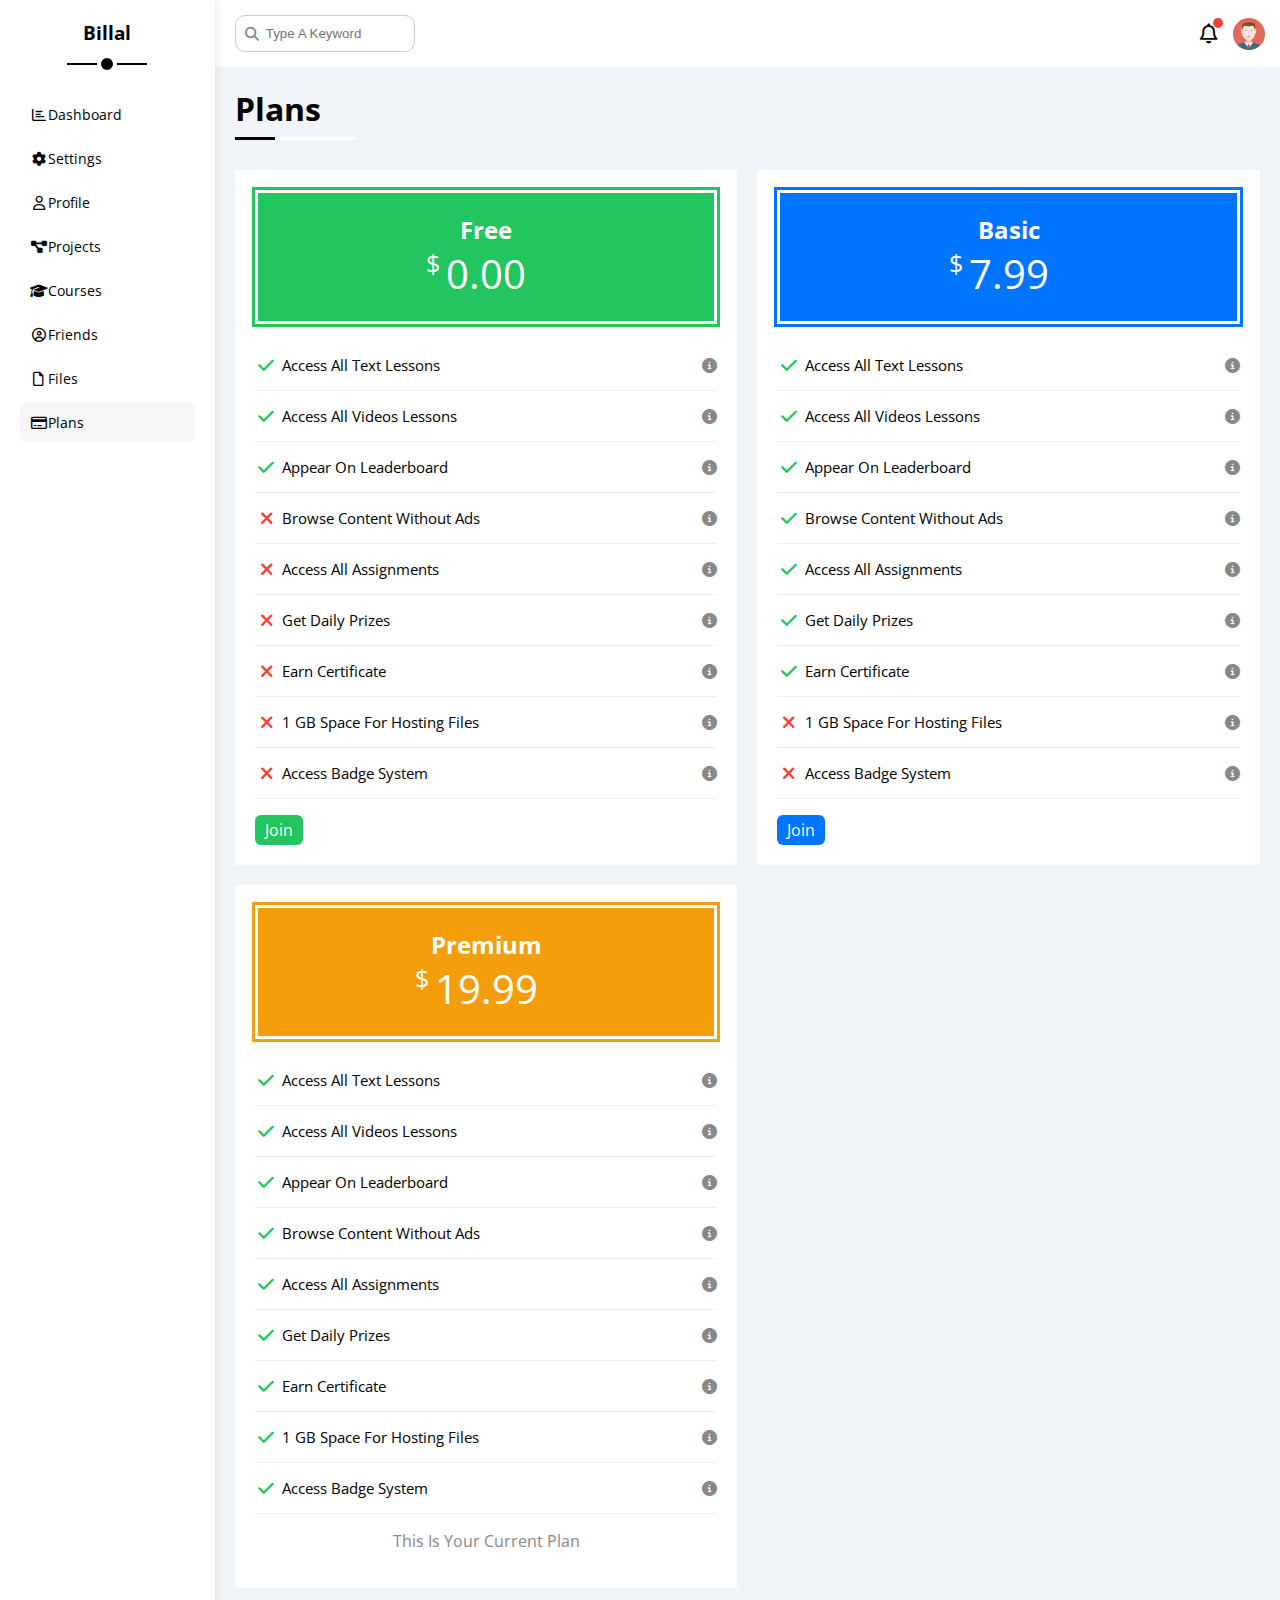
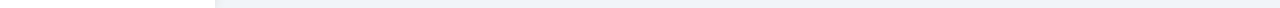
<file: plans.html>
<!DOCTYPE html>
<html lang="en">
  <head>
    <meta charset="UTF-8" />
    <meta http-equiv="X-UA-Compatible" content="IE=edge" />
    <meta name="viewport" content="width=device-width, initial-scale=1.0" />
    <title>Plans</title>
    <link rel="stylesheet" href="css/all.min.css" />
    <link rel="stylesheet" href="css/framework.css" />
    <link rel="stylesheet" href="css/master.css" />
    <link rel="preconnect" href="https://fonts.googleapis.com" />
    <link rel="preconnect" href="https://fonts.gstatic.com" crossorigin />
    <link
      href="https://fonts.googleapis.com/css2?family=Open+Sans:wght@300;500&display=swap"
      rel="stylesheet"
    />
  </head>
  <body>
    <div class="page d-flex">
      <div class="sidebar bg-white p-20 p-relative">
        <h3 class="p-relative txt-c mt-0">Billal</h3>
        <ul>
          <li>
            <a
              class="d-flex align-center fs-14 c-black rad-6 p-10"
              href="index.html"
            >
              <i class="fa-regular fa-chart-bar fa-fw"></i>
              <span class="fs-14">Dashboard</span>
            </a>
          </li>
          <li>
            <a
              class="d-flex align-center fs-14 c-black rad-6 p-10"
              href="settings.html"
            >
              <i class="fa-solid fa-gear fa-fw"></i>
              <span>Settings</span>
            </a>
          </li>
          <li>
            <a
              class="d-flex align-center fs-14 c-black rad-6 p-10"
              href="profile.html"
            >
              <i class="fa-regular fa-user fa-fw"></i>
              <span>Profile</span>
            </a>
          </li>
          <li>
            <a
              class="d-flex align-center fs-14 c-black rad-6 p-10"
              href="projects.html"
            >
              <i class="fa-solid fa-diagram-project fa-fw"></i>
              <span>Projects</span>
            </a>
          </li>
          <li>
            <a
              class="d-flex align-center fs-14 c-black rad-6 p-10"
              href="courses.html"
            >
              <i class="fa-solid fa-graduation-cap fa-fw"></i>
              <span>Courses</span>
            </a>
          </li>
          <li>
            <a
              class="d-flex align-center fs-14 c-black rad-6 p-10"
              href="friends.html"
            >
              <i class="fa-regular fa-circle-user fa-fw"></i>
              <span>Friends</span>
            </a>
          </li>
          <li>
            <a
              class="d-flex align-center fs-14 c-black rad-6 p-10"
              href="files.html"
            >
              <i class="fa-regular fa-file fa-fw"></i>
              <span>Files</span>
            </a>
          </li>
          <li>
            <a
              class="active d-flex align-center fs-14 c-black rad-6 p-10"
              href="plans.html"
            >
              <i class="fa-regular fa-credit-card fa-fw"></i>
              <span>Plans</span>
            </a>
          </li>
        </ul>
      </div>
      <div class="content w-full">
        <!-- Start Head -->
        <div class="head bg-white p-15 between-flex">
          <div class="search p-relative">
            <input class="p-10" type="search" placeholder="Type A Keyword" />
          </div>
          <div class="icons d-flex align-center">
            <span class="notification p-relative">
              <i class="fa-regular fa-bell fa-lg"></i>
            </span>
            <img src="imgs/avatar.png" alt="user face" />
          </div>
        </div>
        <!-- End Head -->
        <h1 class="p-relative">Plans</h1>
        <div class="plans-page d-grid m-20 gap-20">
          <div class="plan green bg-white p-20">
            <div class="top bg-green txt-c p-20">
              <h2 class="m-0 c-white">Free</h2>
              <div class="price c-white">
                <span>$</span>
                0.00
              </div>
            </div>
            <ul>
              <li>
                <i class="fa-solid fa-check fa-fw yes"></i>
                <span>Access All Text Lessons</span>
                <i class="fa-solid fa-circle-info help"></i>
              </li>
              <li>
                <i class="fa-solid fa-check fa-fw yes"></i>
                <span>Access All Videos Lessons</span>
                <i class="fa-solid fa-circle-info help"></i>
              </li>
              <li>
                <i class="fa-solid fa-check fa-fw yes"></i>
                <span>Appear On Leaderboard</span>
                <i class="fa-solid fa-circle-info help"></i>
              </li>
              <li>
                <i class="fa-solid fa-xmark fa-fw"></i>
                <span>Browse Content Without Ads</span>
                <i class="fa-solid fa-circle-info help"></i>
              </li>
              <li>
                <i class="fa-solid fa-xmark fa-fw"></i>
                <span>Access All Assignments</span>
                <i class="fa-solid fa-circle-info help"></i>
              </li>
              <li>
                <i class="fa-solid fa-xmark fa-fw"></i>
                <span>Get Daily Prizes</span>
                <i class="fa-solid fa-circle-info help"></i>
              </li>
              <li>
                <i class="fa-solid fa-xmark fa-fw"></i>
                <span>Earn Certificate</span>
                <i class="fa-solid fa-circle-info help"></i>
              </li>
              <li>
                <i class="fa-solid fa-xmark fa-fw"></i>
                <span>1 GB Space For Hosting Files</span>
                <i class="fa-solid fa-circle-info help"></i>
              </li>
              <li>
                <i class="fa-solid fa-xmark fa-fw"></i>
                <span>Access Badge System</span>
                <i class="fa-solid fa-circle-info help"></i>
              </li>
            </ul>
            <a class="btn-shape bg-green c-white d-block w-fit" href="#"
              >Join</a
            >
          </div>
          <div class="plan blue bg-white p-20">
            <div class="top bg-blue txt-c p-20">
              <h2 class="m-0 c-white">Basic</h2>
              <div class="price c-white">
                <span>$</span>
                7.99
              </div>
            </div>
            <ul>
              <li>
                <i class="fa-solid fa-check fa-fw yes"></i>
                <span>Access All Text Lessons</span>
                <i class="fa-solid fa-circle-info help"></i>
              </li>
              <li>
                <i class="fa-solid fa-check fa-fw yes"></i>
                <span>Access All Videos Lessons</span>
                <i class="fa-solid fa-circle-info help"></i>
              </li>
              <li>
                <i class="fa-solid fa-check fa-fw yes"></i>
                <span>Appear On Leaderboard</span>
                <i class="fa-solid fa-circle-info help"></i>
              </li>
              <li>
                <i class="fa-solid fa-check fa-fw yes"></i>
                <span>Browse Content Without Ads</span>
                <i class="fa-solid fa-circle-info help"></i>
              </li>
              <li>
                <i class="fa-solid fa-check fa-fw yes"></i>
                <span>Access All Assignments</span>
                <i class="fa-solid fa-circle-info help"></i>
              </li>
              <li>
                <i class="fa-solid fa-check fa-fw yes"></i>
                <span>Get Daily Prizes</span>
                <i class="fa-solid fa-circle-info help"></i>
              </li>
              <li>
                <i class="fa-solid fa-check fa-fw yes"></i>
                <span>Earn Certificate</span>
                <i class="fa-solid fa-circle-info help"></i>
              </li>
              <li>
                <i class="fa-solid fa-xmark fa-fw"></i>
                <span>1 GB Space For Hosting Files</span>
                <i class="fa-solid fa-circle-info help"></i>
              </li>
              <li>
                <i class="fa-solid fa-xmark fa-fw"></i>
                <span>Access Badge System</span>
                <i class="fa-solid fa-circle-info help"></i>
              </li>
            </ul>
            <a class="btn-shape bg-blue c-white d-block w-fit" href="#">Join</a>
          </div>
          <div class="plan orange bg-white p-20">
            <div class="top bg-orange txt-c p-20">
              <h2 class="m-0 c-white">Premium</h2>
              <div class="price c-white">
                <span>$</span>
                19.99
              </div>
            </div>
            <ul>
              <li>
                <i class="fa-solid fa-check fa-fw yes"></i>
                <span>Access All Text Lessons</span>
                <i class="fa-solid fa-circle-info help"></i>
              </li>
              <li>
                <i class="fa-solid fa-check fa-fw yes"></i>
                <span>Access All Videos Lessons</span>
                <i class="fa-solid fa-circle-info help"></i>
              </li>
              <li>
                <i class="fa-solid fa-check fa-fw yes"></i>
                <span>Appear On Leaderboard</span>
                <i class="fa-solid fa-circle-info help"></i>
              </li>
              <li>
                <i class="fa-solid fa-check fa-fw yes"></i>
                <span>Browse Content Without Ads</span>
                <i class="fa-solid fa-circle-info help"></i>
              </li>
              <li>
                <i class="fa-solid fa-check fa-fw yes"></i>
                <span>Access All Assignments</span>
                <i class="fa-solid fa-circle-info help"></i>
              </li>
              <li>
                <i class="fa-solid fa-check fa-fw yes"></i>
                <span>Get Daily Prizes</span>
                <i class="fa-solid fa-circle-info help"></i>
              </li>
              <li>
                <i class="fa-solid fa-check fa-fw yes"></i>
                <span>Earn Certificate</span>
                <i class="fa-solid fa-circle-info help"></i>
              </li>
              <li>
                <i class="fa-solid fa-check fa-fw yes"></i>
                <span>1 GB Space For Hosting Files</span>
                <i class="fa-solid fa-circle-info help"></i>
              </li>
              <li>
                <i class="fa-solid fa-check fa-fw yes"></i>
                <span>Access Badge System</span>
                <i class="fa-solid fa-circle-info help"></i>
              </li>
            </ul>
            <p class="c-grey txt-c">This Is Your Current Plan</p>
          </div>
        </div>
      </div>
    </div>
  </body>
</html>
</file>
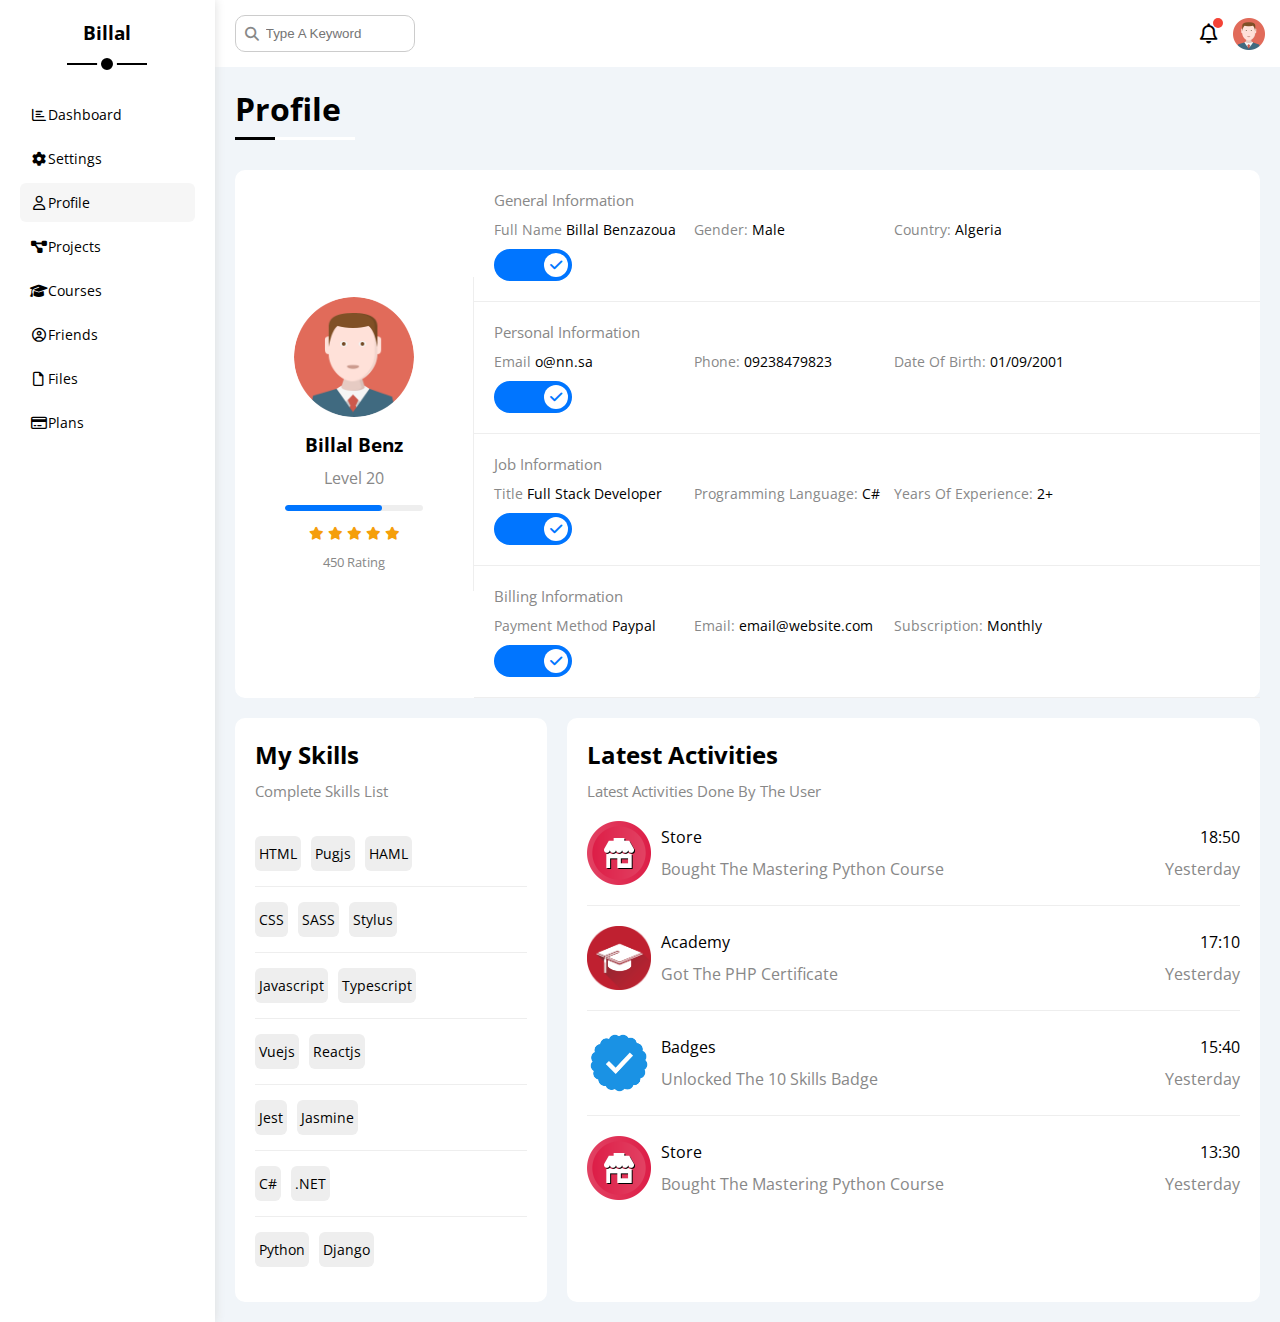
<file: profile.html>
<!DOCTYPE html>
<html lang="en">
  <head>
    <meta charset="UTF-8" />
    <meta http-equiv="X-UA-Compatible" content="IE=edge" />
    <meta name="viewport" content="width=device-width, initial-scale=1.0" />
    <title>Profile</title>
    <link rel="stylesheet" href="css/all.min.css" />
    <link rel="stylesheet" href="css/framework.css" />
    <link rel="stylesheet" href="css/master.css" />
    <link rel="preconnect" href="https://fonts.googleapis.com" />
    <link rel="preconnect" href="https://fonts.gstatic.com" crossorigin />
    <link
      href="https://fonts.googleapis.com/css2?family=Open+Sans:wght@300;500&display=swap"
      rel="stylesheet"
    />
  </head>
  <body>
    <div class="page d-flex">
      <div class="sidebar bg-white p-20 p-relative">
        <h3 class="p-relative txt-c mt-0">Billal</h3>
        <ul>
          <li>
            <a
              class="d-flex align-center fs-14 c-black rad-6 p-10"
              href="index.html"
            >
              <i class="fa-regular fa-chart-bar fa-fw"></i>
              <span class="fs-14">Dashboard</span>
            </a>
          </li>
          <li>
            <a
              class="d-flex align-center fs-14 c-black rad-6 p-10"
              href="settings.html"
            >
              <i class="fa-solid fa-gear fa-fw"></i>
              <span>Settings</span>
            </a>
          </li>
          <li>
            <a
              class="active d-flex align-center fs-14 c-black rad-6 p-10"
              href="profile.html"
            >
              <i class="fa-regular fa-user fa-fw"></i>
              <span>Profile</span>
            </a>
          </li>
          <li>
            <a
              class="d-flex align-center fs-14 c-black rad-6 p-10"
              href="projects.html"
            >
              <i class="fa-solid fa-diagram-project fa-fw"></i>
              <span>Projects</span>
            </a>
          </li>
          <li>
            <a
              class="d-flex align-center fs-14 c-black rad-6 p-10"
              href="courses.html"
            >
              <i class="fa-solid fa-graduation-cap fa-fw"></i>
              <span>Courses</span>
            </a>
          </li>
          <li>
            <a
              class="d-flex align-center fs-14 c-black rad-6 p-10"
              href="friends.html"
            >
              <i class="fa-regular fa-circle-user fa-fw"></i>
              <span>Friends</span>
            </a>
          </li>
          <li>
            <a
              class="d-flex align-center fs-14 c-black rad-6 p-10"
              href="files.html"
            >
              <i class="fa-regular fa-file fa-fw"></i>
              <span>Files</span>
            </a>
          </li>
          <li>
            <a
              class="d-flex align-center fs-14 c-black rad-6 p-10"
              href="plans.html"
            >
              <i class="fa-regular fa-credit-card fa-fw"></i>
              <span>Plans</span>
            </a>
          </li>
        </ul>
      </div>
      <div class="content w-full">
        <!-- Start Head -->
        <div class="head bg-white p-15 between-flex">
          <div class="search p-relative">
            <input class="p-10" type="search" placeholder="Type A Keyword" />
          </div>
          <div class="icons d-flex align-center">
            <span class="notification p-relative">
              <i class="fa-regular fa-bell fa-lg"></i>
            </span>
            <img src="imgs/avatar.png" alt="user face" />
          </div>
        </div>
        <!-- End Head -->
        <h1 class="p-relative">Profile</h1>
        <div class="profile-page m-20">
          <!-- Start Overview -->
          <div class="overview bg-white rad-10 d-flex align-center">
            <div class="avatar-box txt-c p-20">
              <img class="mb-10 rad-half" src="imgs/avatar.png" alt="image" />
              <h3 class="m-0">Billal Benz</h3>
              <p class="c-grey mt-10">Level 20</p>
              <div class="level rad-6 bg-eee p-relative">
                <span style="width: 70%"></span>
              </div>
              <div class="rating mt-10 mb-10">
                <i class="fa-solid fa-star c-orange fs-13"></i>
                <i class="fa-solid fa-star c-orange fs-13"></i>
                <i class="fa-solid fa-star c-orange fs-13"></i>
                <i class="fa-solid fa-star c-orange fs-13"></i>
                <i class="fa-solid fa-star c-orange fs-13"></i>
              </div>
              <p class="c-grey m-0 fs-13">450 Rating</p>
            </div>
            <div class="info-box w-full txt-c-mobile">
              <!-- Start Information Row -->
              <div class="box p-20 d-flex align-center">
                <h4 class="c-grey fs-15 m-0 w-full">General Information</h4>
                <div class="fs-14">
                  <span class="c-grey">Full Name</span>
                  <span>Billal Benzazoua</span>
                </div>
                <div class="fs-14">
                  <span class="c-grey">Gender:</span>
                  <span>Male</span>
                </div>
                <div class="fs-14">
                  <span class="c-grey">Country:</span>
                  <span>Algeria</span>
                </div>
                <div class="fs-14">
                  <label>
                    <input class="toggle-checkbox" type="checkbox" checked />
                    <div class="toggle-switch"></div>
                  </label>
                </div>
              </div>
              <!-- End Information Row -->
              <!-- Start Information Row -->
              <div class="box p-20 d-flex align-center">
                <h4 class="c-grey fs-15 m-0 w-full">Personal Information</h4>
                <div class="fs-14">
                  <span class="c-grey">Email</span>
                  <span>o@nn.sa</span>
                </div>
                <div class="fs-14">
                  <span class="c-grey">Phone:</span>
                  <span>09238479823</span>
                </div>
                <div class="fs-14">
                  <span class="c-grey">Date Of Birth:</span>
                  <span>01/09/2001</span>
                </div>
                <div class="fs-14">
                  <label>
                    <input class="toggle-checkbox" type="checkbox" checked />
                    <div class="toggle-switch"></div>
                  </label>
                </div>
              </div>
              <!-- End Information Row -->
              <!-- Start Information Row -->
              <div class="box p-20 d-flex align-center">
                <h4 class="c-grey fs-15 m-0 w-full">Job Information</h4>
                <div class="fs-14">
                  <span class="c-grey">Title</span>
                  <span>Full Stack Developer</span>
                </div>
                <div class="fs-14">
                  <span class="c-grey">Programming Language:</span>
                  <span>C#</span>
                </div>
                <div class="fs-14">
                  <span class="c-grey">Years Of Experience:</span>
                  <span>2+</span>
                </div>
                <div class="fs-14">
                  <label>
                    <input class="toggle-checkbox" type="checkbox" checked />
                    <div class="toggle-switch"></div>
                  </label>
                </div>
              </div>
              <!-- End Information Row -->
              <!-- Start Information Row -->
              <div class="box p-20 d-flex align-center">
                <h4 class="c-grey fs-15 m-0 w-full">Billing Information</h4>
                <div class="fs-14">
                  <span class="c-grey">Payment Method</span>
                  <span>Paypal</span>
                </div>
                <div class="fs-14">
                  <span class="c-grey">Email:</span>
                  <span>email@website.com</span>
                </div>
                <div class="fs-14">
                  <span class="c-grey">Subscription:</span>
                  <span>Monthly</span>
                </div>
                <div class="fs-14">
                  <label>
                    <input class="toggle-checkbox" type="checkbox" checked />
                    <div class="toggle-switch"></div>
                  </label>
                </div>
              </div>
              <!-- End Information Row -->
            </div>
          </div>
          <!-- End Overview -->
          <!-- Start Other Data -->
          <div class="other-data d-flex gap-20">
            <div class="skills-card p-20 bg-white rad-10 mt-20">
              <h2 class="mt-0 mb-10">My Skills</h2>
              <p class="mt-0 mb-20 c-grey fs-15">Complete Skills List</p>
              <ul class="m-0 txt-c-mobile">
                <li><span>HTML</span><span>Pugjs</span><span>HAML</span></li>
                <li><span>CSS</span><span>SASS</span><span>Stylus</span></li>
                <li><span>Javascript</span><span>Typescript</span></li>
                <li><span>Vuejs</span><span>Reactjs</span></li>
                <li><span>Jest</span><span>Jasmine</span></li>
                <li><span>C#</span><span>.NET</span></li>
                <li><span>Python</span><span>Django</span></li>
              </ul>
            </div>
            <div class="activities p-20 bg-white rad-10 mt-20">
              <h2 class="mt-0 mb-10">Latest Activities</h2>
              <p class="mt-0 mb-20 c-grey fs-15">
                Latest Activities Done By The User
              </p>
              <div class="activity d-flex align-center txt-c-mobile">
                <img src="imgs/activity-01.png" alt="image">
                <div class="info">
                  <span class="d-block mb-10">Store</span>
                  <span class="c-grey ">Bought The Mastering Python Course</span>
                </div>
                <div class="date">
                  <span class="d-block mb-10">18:50</span>
                  <span class="c-grey">Yesterday</span>
                </div>
              </div>
              <div class="activity d-flex align-center txt-c-mobile">
                <img src="imgs/activity-02.png" alt="image">
                <div class="info">
                  <span class="d-block mb-10">Academy</span>
                  <span class="c-grey ">Got The PHP Certificate</span>
                </div>
                <div class="date">
                  <span class="d-block mb-10">17:10</span>
                  <span class="c-grey">Yesterday</span>
                </div>
              </div>
              <div class="activity d-flex align-center txt-c-mobile">
                <img src="imgs/activity-03.png" alt="image">
                <div class="info">
                  <span class="d-block mb-10">Badges</span>
                  <span class="c-grey ">Unlocked The 10 Skills Badge</span>
                </div>
                <div class="date">
                  <span class="d-block mb-10">15:40</span>
                  <span class="c-grey">Yesterday</span>
                </div>
              </div>
              <div class="activity d-flex align-center txt-c-mobile">
                <img src="imgs/activity-01.png" alt="image">
                <div class="info">
                  <span class="d-block mb-10">Store</span>
                  <span class="c-grey ">Bought The Mastering Python Course</span>
                </div>
                <div class="date">
                  <span class="d-block mb-10">13:30</span>
                  <span class="c-grey">Yesterday</span>
                </div>
              </div>
            </div>
          </div>
          <!-- End Other Data -->
        </div>
      </div>
    </div>
  </body>
</html>
</file>
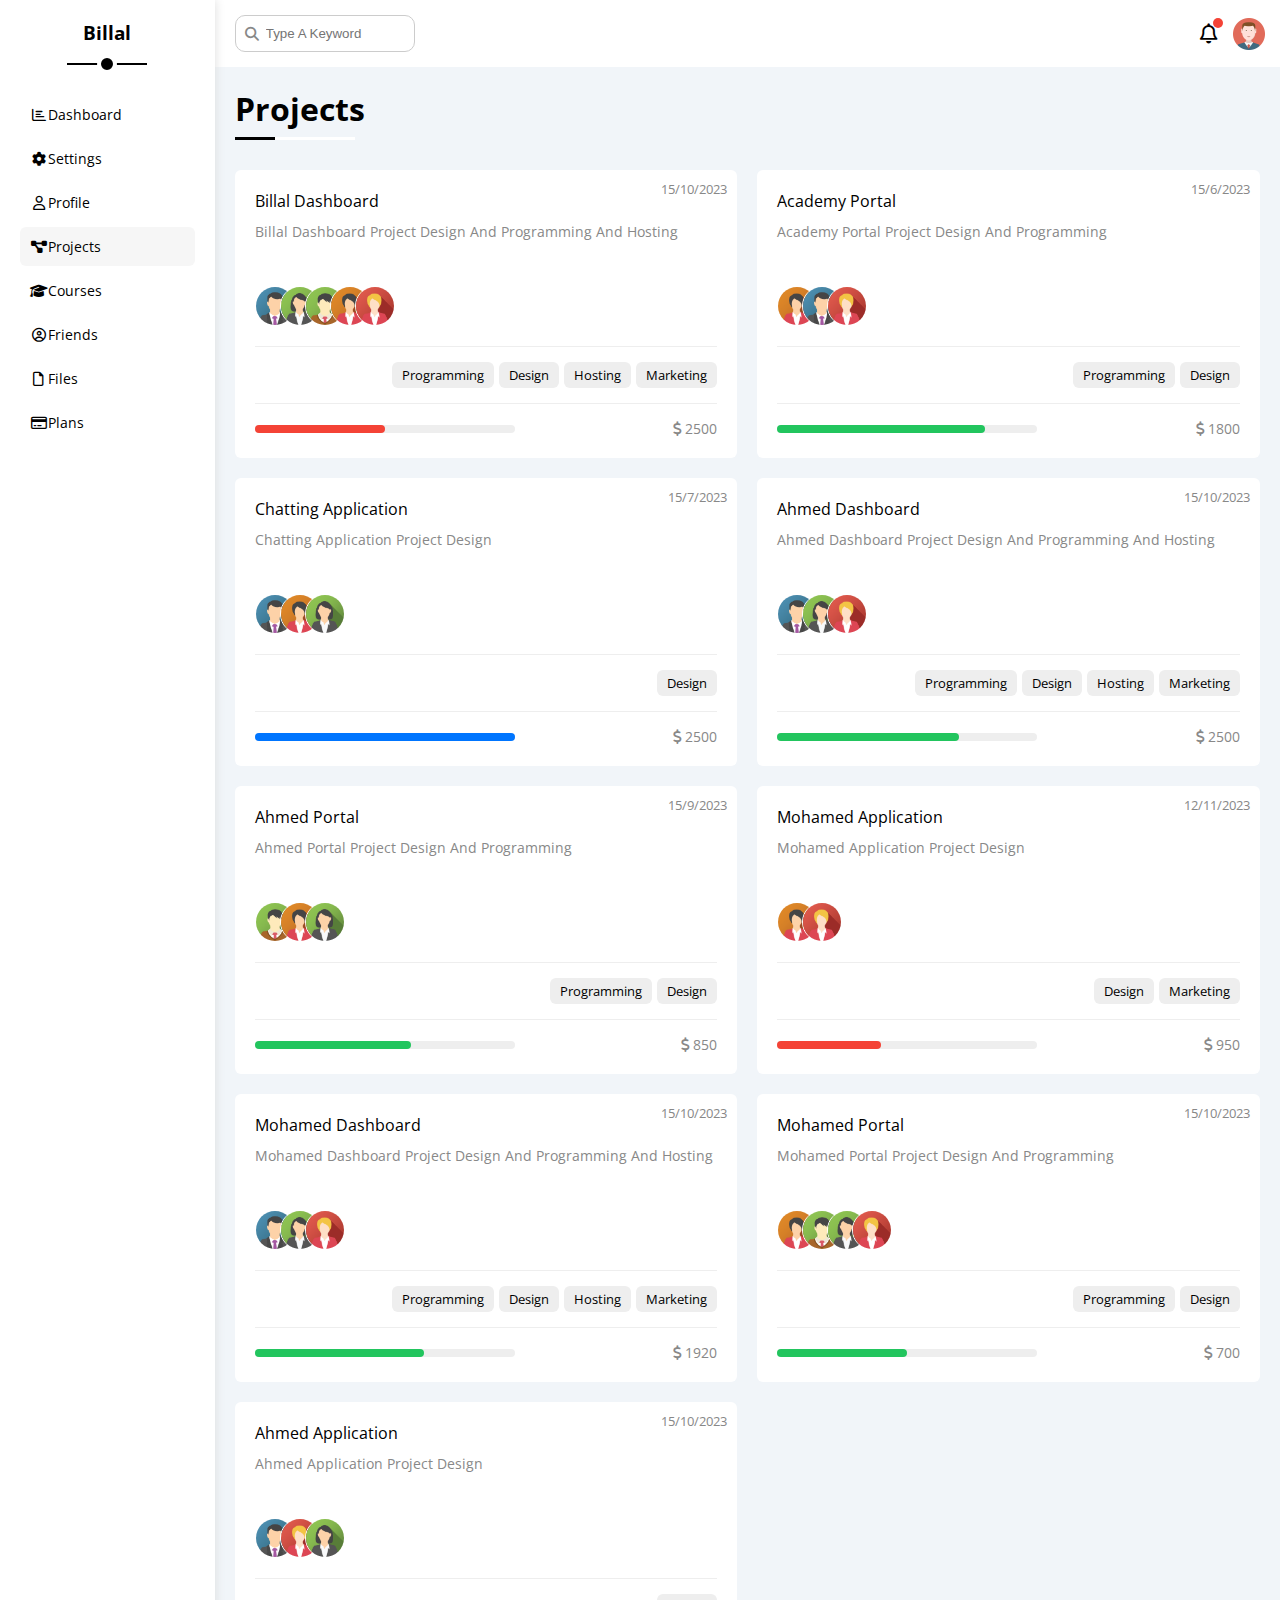
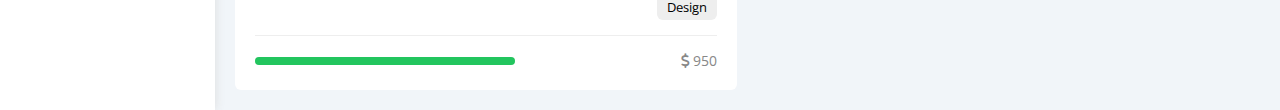
<file: projects.html>
<!DOCTYPE html>
<html lang="en">
  <head>
    <meta charset="UTF-8" />
    <meta http-equiv="X-UA-Compatible" content="IE=edge" />
    <meta name="viewport" content="width=device-width, initial-scale=1.0" />
    <title>Projects</title>
    <link rel="stylesheet" href="css/all.min.css" />
    <link rel="stylesheet" href="css/framework.css" />
    <link rel="stylesheet" href="css/master.css" />
    <link rel="preconnect" href="https://fonts.googleapis.com" />
    <link rel="preconnect" href="https://fonts.gstatic.com" crossorigin />
    <link
      href="https://fonts.googleapis.com/css2?family=Open+Sans:wght@300;500&display=swap"
      rel="stylesheet"
    />
  </head>
  <body>
    <div class="page d-flex">
      <div class="sidebar bg-white p-20 p-relative">
        <h3 class="p-relative txt-c mt-0">Billal</h3>
        <ul>
          <li>
            <a
              class="d-flex align-center fs-14 c-black rad-6 p-10"
              href="index.html"
            >
              <i class="fa-regular fa-chart-bar fa-fw"></i>
              <span class="fs-14">Dashboard</span>
            </a>
          </li>
          <li>
            <a
              class="d-flex align-center fs-14 c-black rad-6 p-10"
              href="settings.html"
            >
              <i class="fa-solid fa-gear fa-fw"></i>
              <span>Settings</span>
            </a>
          </li>
          <li>
            <a
              class="d-flex align-center fs-14 c-black rad-6 p-10"
              href="profile.html"
            >
              <i class="fa-regular fa-user fa-fw"></i>
              <span>Profile</span>
            </a>
          </li>
          <li>
            <a
              class="active d-flex align-center fs-14 c-black rad-6 p-10"
              href="projects.html"
            >
              <i class="fa-solid fa-diagram-project fa-fw"></i>
              <span>Projects</span>
            </a>
          </li>
          <li>
            <a
              class="d-flex align-center fs-14 c-black rad-6 p-10"
              href="courses.html"
            >
              <i class="fa-solid fa-graduation-cap fa-fw"></i>
              <span>Courses</span>
            </a>
          </li>
          <li>
            <a
              class="d-flex align-center fs-14 c-black rad-6 p-10"
              href="friends.html"
            >
              <i class="fa-regular fa-circle-user fa-fw"></i>
              <span>Friends</span>
            </a>
          </li>
          <li>
            <a
              class="d-flex align-center fs-14 c-black rad-6 p-10"
              href="files.html"
            >
              <i class="fa-regular fa-file fa-fw"></i>
              <span>Files</span>
            </a>
          </li>
          <li>
            <a
              class="d-flex align-center fs-14 c-black rad-6 p-10"
              href="plans.html"
            >
              <i class="fa-regular fa-credit-card fa-fw"></i>
              <span>Plans</span>
            </a>
          </li>
        </ul>
      </div>
      <div class="content w-full">
        <!-- Start Head -->
        <div class="head bg-white p-15 between-flex">
          <div class="search p-relative">
            <input class="p-10" type="search" placeholder="Type A Keyword" />
          </div>
          <div class="icons d-flex align-center">
            <span class="notification p-relative">
              <i class="fa-regular fa-bell fa-lg"></i>
            </span>
            <img src="imgs/avatar.png" alt="user face" />
          </div>
        </div>
        <!-- End Head -->
        <h1 class="p-relative">Projects</h1>
        <div class="projects-page d-grid m-20 gap-20">
          <div class="project bg-white p-20 rad-6 p-relative">
            <span class="date fs-13 c-grey">15/10/2023</span>
            <h4 class="m-0">Billal Dashboard</h4>
            <p class="c-grey mt-10 mb-10 fs-14">
              Billal Dashboard Project Design And Programming And Hosting
            </p>
            <div class="team">
              <a href="#"><img src="imgs/team-01.png" alt="image" /></a>
              <a href="#"><img src="imgs/team-02.png" alt="image" /></a>
              <a href="#"><img src="imgs/team-03.png" alt="image" /></a>
              <a href="#"><img src="imgs/team-04.png" alt="image" /></a>
              <a href="#"><img src="imgs/team-05.png" alt="image" /></a>
            </div>
            <div class="techs d-flex">
              <span class="fs-13 rad-6 bg-eee btn-shape">Programming</span>
              <span class="fs-13 rad-6 bg-eee btn-shape">Design</span>
              <span class="fs-13 rad-6 bg-eee btn-shape">Hosting</span>
              <span class="fs-13 rad-6 bg-eee btn-shape">Marketing</span>
            </div>
            <div class="info between-flex">
              <div class="prog bg-eee">
                <span class="bg-red" style="width: 50%;"></span>
              </div>
              <div class="fs-14 c-grey">
                <i class="fa-solid fa-dollar-sign"></i>
                2500
              </div>
            </div>
          </div>
          <div class="project bg-white p-20 rad-6 p-relative">
            <span class="date fs-13 c-grey">15/6/2023</span>
            <h4 class="m-0">Academy Portal</h4>
            <p class="c-grey mt-10 mb-10 fs-14">
              Academy Portal Project Design And Programming
            </p>
            <div class="team">
              <a href="#"><img src="imgs/team-04.png" alt="image" /></a>
              <a href="#"><img src="imgs/team-01.png" alt="image" /></a>
              <a href="#"><img src="imgs/team-05.png" alt="image" /></a>
            </div>
            <div class="techs d-flex">
              <span class="fs-13 rad-6 bg-eee btn-shape">Programming</span>
              <span class="fs-13 rad-6 bg-eee btn-shape">Design</span>
            </div>
            <div class="info between-flex">
              <div class="prog bg-eee">
                <span class="bg-green" style="width: 80%;"></span>
              </div>
              <div class="fs-14 c-grey">
                <i class="fa-solid fa-dollar-sign"></i>
                1800
              </div>
            </div>
          </div>
          <div class="project bg-white p-20 rad-6 p-relative">
            <span class="date fs-13 c-grey">15/7/2023</span>
            <h4 class="m-0">Chatting Application</h4>
            <p class="c-grey mt-10 mb-10 fs-14">
              Chatting Application Project Design
            </p>
            <div class="team">
              <a href="#"><img src="imgs/team-01.png" alt="image" /></a>
              <a href="#"><img src="imgs/team-04.png" alt="image" /></a>
              <a href="#"><img src="imgs/team-02.png" alt="image" /></a>
            </div>
            <div class="techs d-flex">
              <span class="fs-13 rad-6 bg-eee btn-shape">Design</span>
            </div>
            <div class="info between-flex">
              <div class="prog bg-eee">
                <span class="bg-blue" style="width: 100%;"></span>
              </div>
              <div class="fs-14 c-grey">
                <i class="fa-solid fa-dollar-sign"></i>
                2500
              </div>
            </div>
          </div>
          <div class="project bg-white p-20 rad-6 p-relative">
            <span class="date fs-13 c-grey">15/10/2023</span>
            <h4 class="m-0">Ahmed Dashboard</h4>
            <p class="c-grey mt-10 mb-10 fs-14">
              Ahmed Dashboard Project Design And Programming And Hosting
            </p>
            <div class="team">
              <a href="#"><img src="imgs/team-01.png" alt="image" /></a>
              <a href="#"><img src="imgs/team-02.png" alt="image" /></a>
              <a href="#"><img src="imgs/team-05.png" alt="image" /></a>
            </div>
            <div class="techs d-flex">
              <span class="fs-13 rad-6 bg-eee btn-shape">Programming</span>
              <span class="fs-13 rad-6 bg-eee btn-shape">Design</span>
              <span class="fs-13 rad-6 bg-eee btn-shape">Hosting</span>
              <span class="fs-13 rad-6 bg-eee btn-shape">Marketing</span>
            </div>
            <div class="info between-flex">
              <div class="prog bg-eee">
                <span class="bg-green" style="width: 70%;"></span>
              </div>
              <div class="fs-14 c-grey">
                <i class="fa-solid fa-dollar-sign"></i>
                2500
              </div>
            </div>
          </div>
          <div class="project bg-white p-20 rad-6 p-relative">
            <span class="date fs-13 c-grey">15/9/2023</span>
            <h4 class="m-0">Ahmed Portal</h4>
            <p class="c-grey mt-10 mb-10 fs-14">
              Ahmed Portal Project Design And Programming
            </p>
            <div class="team">
              <a href="#"><img src="imgs/team-03.png" alt="image" /></a>
              <a href="#"><img src="imgs/team-04.png" alt="image" /></a>
              <a href="#"><img src="imgs/team-02.png" alt="image" /></a>
            </div>
            <div class="techs d-flex">
              <span class="fs-13 rad-6 bg-eee btn-shape">Programming</span>
              <span class="fs-13 rad-6 bg-eee btn-shape">Design</span>
            </div>
            <div class="info between-flex">
              <div class="prog bg-eee">
                <span class="bg-green" style="width: 60%;"></span>
              </div>
              <div class="fs-14 c-grey">
                <i class="fa-solid fa-dollar-sign"></i>
                850
              </div>
            </div>
          </div>
          <div class="project bg-white p-20 rad-6 p-relative">
            <span class="date fs-13 c-grey">12/11/2023</span>
            <h4 class="m-0">Mohamed Application</h4>
            <p class="c-grey mt-10 mb-10 fs-14">
              Mohamed Application Project Design
            </p>
            <div class="team">
              <a href="#"><img src="imgs/team-04.png" alt="image" /></a>
              <a href="#"><img src="imgs/team-05.png" alt="image" /></a>
            </div>
            <div class="techs d-flex">
              <span class="fs-13 rad-6 bg-eee btn-shape">Design</span>
              <span class="fs-13 rad-6 bg-eee btn-shape">Marketing</span>
            </div>
            <div class="info between-flex">
              <div class="prog bg-eee">
                <span class="bg-red" style="width: 40%;"></span>
              </div>
              <div class="fs-14 c-grey">
                <i class="fa-solid fa-dollar-sign"></i>
                950
              </div>
            </div>
          </div>
          <div class="project bg-white p-20 rad-6 p-relative">
            <span class="date fs-13 c-grey">15/10/2023</span>
            <h4 class="m-0">Mohamed Dashboard</h4>
            <p class="c-grey mt-10 mb-10 fs-14">
              Mohamed Dashboard Project Design And Programming And Hosting
            </p>
            <div class="team">
              <a href="#"><img src="imgs/team-01.png" alt="image" /></a>
              <a href="#"><img src="imgs/team-02.png" alt="image" /></a>
              <a href="#"><img src="imgs/team-05.png" alt="image" /></a>
            </div>
            <div class="techs d-flex">
              <span class="fs-13 rad-6 bg-eee btn-shape">Programming</span>
              <span class="fs-13 rad-6 bg-eee btn-shape">Design</span>
              <span class="fs-13 rad-6 bg-eee btn-shape">Hosting</span>
              <span class="fs-13 rad-6 bg-eee btn-shape">Marketing</span>
            </div>
            <div class="info between-flex">
              <div class="prog bg-eee">
                <span class="bg-green" style="width: 65%;"></span>
              </div>
              <div class="fs-14 c-grey">
                <i class="fa-solid fa-dollar-sign"></i>
                1920
              </div>
            </div>
          </div>
          <div class="project bg-white p-20 rad-6 p-relative">
            <span class="date fs-13 c-grey">15/10/2023</span>
            <h4 class="m-0">Mohamed Portal</h4>
            <p class="c-grey mt-10 mb-10 fs-14">
              Mohamed Portal Project Design And Programming
            </p>
            <div class="team">
              <a href="#"><img src="imgs/team-04.png" alt="image" /></a>
              <a href="#"><img src="imgs/team-03.png" alt="image" /></a>
              <a href="#"><img src="imgs/team-02.png" alt="image" /></a>
              <a href="#"><img src="imgs/team-05.png" alt="image" /></a>
            </div>
            <div class="techs d-flex">
              <span class="fs-13 rad-6 bg-eee btn-shape">Programming</span>
              <span class="fs-13 rad-6 bg-eee btn-shape">Design</span>
            </div>
            <div class="info between-flex">
              <div class="prog bg-eee">
                <span class="bg-green" style="width: 50%;"></span>
              </div>
              <div class="fs-14 c-grey">
                <i class="fa-solid fa-dollar-sign"></i>
                700
              </div>
            </div>
          </div>
          <div class="project bg-white p-20 rad-6 p-relative">
            <span class="date fs-13 c-grey">15/10/2023</span>
            <h4 class="m-0">Ahmed Application</h4>
            <p class="c-grey mt-10 mb-10 fs-14">
              Ahmed Application Project Design
            </p>
            <div class="team">
              <a href="#"><img src="imgs/team-01.png" alt="image" /></a>
              <a href="#"><img src="imgs/team-05.png" alt="image" /></a>
              <a href="#"><img src="imgs/team-02.png" alt="image" /></a>
            </div>
            <div class="techs d-flex">
              <span class="fs-13 rad-6 bg-eee btn-shape">Design</span>
            </div>
            <div class="info between-flex">
              <div class="prog bg-eee">
                <span class="bg-green" style="width: 100%;"></span>
              </div>
              <div class="fs-14 c-grey">
                <i class="fa-solid fa-dollar-sign"></i>
                950
              </div>
            </div>
          </div>
        </div>
      </div>
    </div>
  </body>
</html>
</file>
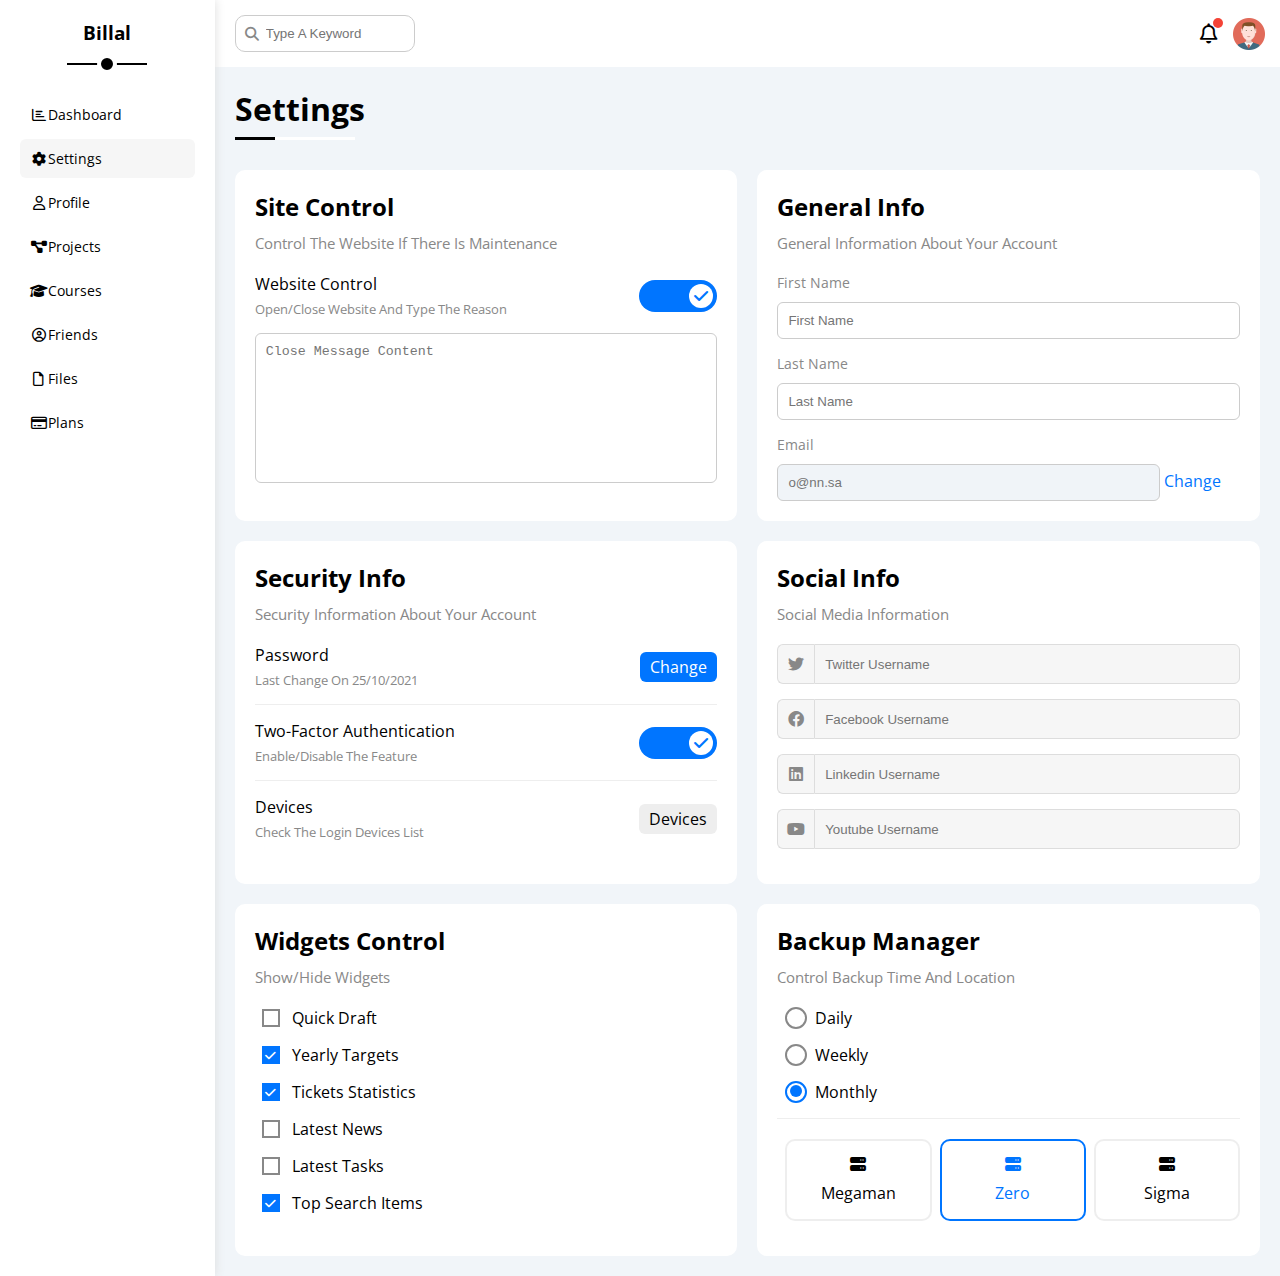
<file: settings.html>
<!DOCTYPE html>
<html lang="en">
  <head>
    <meta charset="UTF-8" />
    <meta http-equiv="X-UA-Compatible" content="IE=edge" />
    <meta name="viewport" content="width=device-width, initial-scale=1.0" />
    <title>Settings</title>
    <link rel="stylesheet" href="css/all.min.css" />
    <link rel="stylesheet" href="css/framework.css" />
    <link rel="stylesheet" href="css/master.css" />
    <link rel="preconnect" href="https://fonts.googleapis.com" />
    <link rel="preconnect" href="https://fonts.gstatic.com" crossorigin />
    <link
      href="https://fonts.googleapis.com/css2?family=Open+Sans:wght@300;500&display=swap"
      rel="stylesheet"
    />
  </head>
  <body>
    <div class="page d-flex">
      <div class="sidebar bg-white p-20 p-relative">
        <h3 class="p-relative txt-c mt-0">Billal</h3>
        <ul>
          <li>
            <a
              class="d-flex align-center fs-14 c-black rad-6 p-10"
              href="index.html"
            >
              <i class="fa-regular fa-chart-bar fa-fw"></i>
              <span class="fs-14">Dashboard</span>
            </a>
          </li>
          <li>
            <a
              class="active d-flex align-center fs-14 c-black rad-6 p-10"
              href="settings.html"
            >
              <i class="fa-solid fa-gear fa-fw"></i>
              <span>Settings</span>
            </a>
          </li>
          <li>
            <a
              class="d-flex align-center fs-14 c-black rad-6 p-10"
              href="profile.html"
            >
              <i class="fa-regular fa-user fa-fw"></i>
              <span>Profile</span>
            </a>
          </li>
          <li>
            <a
              class="d-flex align-center fs-14 c-black rad-6 p-10"
              href="projects.html"
            >
              <i class="fa-solid fa-diagram-project fa-fw"></i>
              <span>Projects</span>
            </a>
          </li>
          <li>
            <a
              class="d-flex align-center fs-14 c-black rad-6 p-10"
              href="courses.html"
            >
              <i class="fa-solid fa-graduation-cap fa-fw"></i>
              <span>Courses</span>
            </a>
          </li>
          <li>
            <a
              class="d-flex align-center fs-14 c-black rad-6 p-10"
              href="friends.html"
            >
              <i class="fa-regular fa-circle-user fa-fw"></i>
              <span>Friends</span>
            </a>
          </li>
          <li>
            <a
              class="d-flex align-center fs-14 c-black rad-6 p-10"
              href="files.html"
            >
              <i class="fa-regular fa-file fa-fw"></i>
              <span>Files</span>
            </a>
          </li>
          <li>
            <a
              class="d-flex align-center fs-14 c-black rad-6 p-10"
              href="plans.html"
            >
              <i class="fa-regular fa-credit-card fa-fw"></i>
              <span>Plans</span>
            </a>
          </li>
        </ul>
      </div>
      <div class="content w-full">
        <!-- Start Head -->
        <div class="head bg-white p-15 between-flex">
          <div class="search p-relative">
            <input class="p-10" type="search" placeholder="Type A Keyword" />
          </div>
          <div class="icons d-flex align-center">
            <span class="notification p-relative">
              <i class="fa-regular fa-bell fa-lg"></i>
            </span>
            <img src="imgs/avatar.png" alt="user face" />
          </div>
        </div>
        <!-- End Head -->
        <h1 class="p-relative">Settings</h1>
        <div class="settings-page m-20 d-grid gap-20">
          <!-- Start Settings Box -->
          <div class="p-20 bg-white rad-10">
            <h2 class="mt-0 mb-10">Site Control</h2>
            <p class="mt-0 mb-20 fs-15 c-grey">
              Control The Website If There Is Maintenance
            </p>
            <div class="mb-15 between-flex">
              <div>
                <span>Website Control</span>
                <p class="mt-5 mb-0 fs-13 c-grey">
                  Open/Close Website And Type The Reason
                </p>
              </div>
              <div>
                <label>
                  <input class="toggle-checkbox" type="checkbox" checked />
                  <div class="toggle-switch"></div>
                </label>
              </div>
            </div>
            <textarea
              class="close-message b-none border-ccc p-10 rad-6 d-block w-full"
              placeholder="Close Message Content"
            ></textarea>
          </div>
          <!-- End Settings Box -->
          <!-- Start General Info -->
          <div class="p-20 bg-white rad-10">
            <h2 class="mt-0 mb-10">General Info</h2>
            <p class="mt-0 mb-20 c-grey fs-15">
              General Information About Your Account
            </p>
            <div class="mb-15">
              <label class="fs-14 c-grey d-block mb-10" for="first"
                >First Name</label
              >
              <input
                class="b-none border-ccc p-10 rad-6 d-block w-full"
                type="text"
                id="first"
                placeholder="First Name"
              />
            </div>
            <div class="mb-15">
              <label class="fs-14 c-grey d-block mb-10" for="last"
                >Last Name</label
              >
              <input
                class="b-none border-ccc p-10 rad-6 d-block w-full"
                type="text"
                id="last"
                placeholder="Last Name"
              />
            </div>
            <div>
              <label class="fs-14 c-grey d-block mb-10" for="email"
                >Email</label
              >
              <input
                class="email b-none border-ccc p-10 rad-6 d-block w-full"
                type="email"
                id="email"
                placeholder="o@nn.sa"
                disabled
              />
              <a href="#" class="c-blue">Change</a>
            </div>
          </div>
          <!-- Start General Info -->
          <!-- Start Security Info -->
          <div class="p-20 bg-white rad-10">
            <h2 class="mt-0 mb-10">Security Info</h2>
            <p class="mt-0 mb-20 c-grey fs-15">
              Security Information About Your Account
            </p>
            <div class="sec-box mb-15 between-flex">
              <div>
                <span>Password</span>
                <p class="c-grey mt-5 mb-0 fs-13">Last Change On 25/10/2021</p>
              </div>
              <a class="button btn-shape bg-blue c-white" href="#">Change</a>
            </div>
            <div class="sec-box mb-15 between-flex">
              <div>
                <span>Two-Factor Authentication</span>
                <p class="c-grey mt-5 mb-0 fs-13">Enable/Disable The Feature</p>
              </div>
              <label>
                <input class="toggle-checkbox" type="checkbox" checked />
                <div class="toggle-switch"></div>
              </label>
            </div>
            <div class="sec-box between-flex">
              <div>
                <span>Devices</span>
                <p class="c-grey mt-5 mb-0 fs-13">
                  Check The Login Devices List
                </p>
              </div>
              <a class="botton btn-shape bg-eee c-black" href="#">Devices</a>
            </div>
          </div>
          <!-- End Security Info -->
          <!-- Start Social Info -->
          <div class="social-boxes p-20 bg-white rad-10">
            <h2 class="mt-0 mb-10">Social Info</h2>
            <p class="mt-0 mb-20 c-grey fs-15">Social Media Information</p>
            <div class="d-flex align-center mb-15">
              <i class="fa-brands fa-twitter center-flex c-grey"></i>
              <input
                class="w-full"
                type="text"
                placeholder="Twitter Username"
              />
            </div>
            <div class="d-flex align-center mb-15">
              <i class="fa-brands fa-facebook center-flex c-grey"></i>
              <input
                class="w-full"
                type="text"
                placeholder="Facebook Username"
              />
            </div>
            <div class="d-flex align-center mb-15">
              <i class="fa-brands fa-linkedin center-flex c-grey"></i>
              <input
                class="w-full"
                type="text"
                placeholder="Linkedin Username"
              />
            </div>
            <div class="d-flex align-center mb-15">
              <i class="fa-brands fa-youtube center-flex c-grey"></i>
              <input
                class="w-full"
                type="text"
                placeholder="Youtube Username"
              />
            </div>
          </div>
          <!-- End Social Info -->
          <!-- Start Widget Control -->
          <div class="widgets-control p-20 bg-white rad-10">
            <h2 class="mt-0 mb-10">Widgets Control</h2>
            <p class="mt-0 mb-20 c-grey fs-15">Show/Hide Widgets</p>
            <div class="control d-flex align-center mb-15">
              <input id="one" type="checkbox" />
              <label for="one">Quick Draft</label>
            </div>
            <div class="control d-flex align-center mb-15">
              <input id="two" type="checkbox" checked />
              <label for="two">Yearly Targets</label>
            </div>
            <div class="control d-flex align-center mb-15">
              <input id="three" type="checkbox" checked />
              <label for="three">Tickets Statistics</label>
            </div>
            <div class="control d-flex align-center mb-15">
              <input id="four" type="checkbox" />
              <label for="four">Latest News</label>
            </div>
            <div class="control d-flex align-center mb-15">
              <input id="five" type="checkbox" />
              <label for="five">Latest Tasks</label>
            </div>
            <div class="control d-flex align-center mb-15">
              <input id="six" type="checkbox" checked />
              <label for="six">Top Search Items</label>
            </div>
          </div>
          <!-- End Widget Control -->
          <!-- Start Backup Manager -->
          <div class="backup-control p-20 bg-white rad-10">
            <h2 class="mt-0 mb-10">Backup Manager</h2>
            <p class="mt-0 mb-20 c-grey fs-15">
              Control Backup Time And Location
            </p>
            <div class="date d-flex align-center mb-15">
              <input type="radio" name="time" id="daily" checked />
              <label for="daily">Daily</label>
            </div>
            <div class="date d-flex align-center mb-15">
              <input type="radio" name="time" id="weekly" checked />
              <label for="weekly">Weekly</label>
            </div>
            <div class="date d-flex align-center mb-15">
              <input type="radio" name="time" id="monthly" checked />
              <label for="monthly">Monthly</label>
            </div>
            <div class="servers d-flex align-center txt-c">
              <input type="radio" name="servers" id="server-one" />
              <div class="server mb-15 rad-10 w-full">
                <label class="d-block m-15" for="server-one">
                  <i class="fa-solid fa-server d-block mb-10"></i>
                  Megaman
                </label>
              </div>
              <input type="radio" name="servers" id="server-two" checked/>
              <div class="server mb-15 rad-10 w-full">
                <label class="d-block m-15" for="server-two">
                  <i class="fa-solid fa-server d-block mb-10"></i>
                  Zero
                </label>
              </div>
              <input type="radio" name="servers" id="server-three" />
              <div class="server mb-15 rad-10 w-full">
                <label class="d-block m-15" for="server-three">
                  <i class="fa-solid fa-server d-block mb-10"></i>
                  Sigma
                </label>
              </div>
            </div>
          </div>
          <!-- End Backup Manager -->
        </div>
      </div>
    </div>
  </body>
</html>
</file>
<file: css/framework.css>
:root {
  --blue-color: #0075ff;
  --blue-alt-color: #0d69d5;
  --orange-color: #f59e0b;
  --green-color: #22c55e;
  --red-color: #f44336;
  --grey-color: #888;
}
/* Start Box */
.d-flex {
  display: flex;
}
.f-wrap {
  flex-wrap: wrap;
}
.align-center {
  align-items: center;
}
.space-between {
  justify-content: space-between;
}
.d-grid {
  display: grid;
}
.gap-20 {
  gap: 20px;
}
.d-block {
  display: block;
}
@media (max-width: 767px) {
  .block-mobile {
    display: block;
  }
  .hide-mobile {
    display: none;
  }
}
/* End Box */
/* Start Padding + Margin */
.p-10 {
  padding: 10px;
}
.p-15 {
  padding: 15px;
}
.p-20 {
  padding: 20px;
}
.pt-10 {
  padding-top: 10px;
}
.pt-15 {
  padding-top: 15px;
}
.pt-20 {
  padding-top: 20px;
}
.pb-10 {
  padding-bottom: 10px;
}
.pb-15 {
  padding-bottom: 15px;
}
.pb-20 {
  padding-bottom: 20px;
}
.pl-15 {
  padding-left: 15px;
}
.m-0 {
  margin: 0;
}
.m-15 {
  margin: 15px;
}
.m-20 {
  margin: 20px;
}
.mt-0 {
  margin-top: 0;
}
.mt-5 {
  margin-top: 5px;
}
.mt-10 {
  margin-top: 10px;
}
.mt-15 {
  margin-top: 15px;
}
.mt-20 {
  margin-top: 20px;
}
.mt-25 {
  margin-top: 25px;
}
.mr-10 {
  margin-right: 10px;
}
.mr-15 {
  margin-right: 15px;
}
.mb-0 {
  margin-bottom: 0;
}
.mb-5 {
  margin-bottom: 5px;
}
.mb-10 {
  margin-bottom: 10px;
}
.mb-15 {
  margin-bottom: 15px;
}
.mb-20 {
  margin-bottom: 20px;
}
/* End Padding + Margin */
/* Start Color */
.bg-white {
  background-color: white;
}
.bg-eee {
  background-color: #eee;
}
.bg-blue {
  background-color: var(--blue-color);
}
.bg-orange {
  background-color: var(--orange-color);
}
.bg-green {
  background-color: var(--green-color);
}
.bg-red {
  background-color: var(--red-color);
}
.c-white {
  color: white;
}
.c-black {
  color: black;
}
.c-blue {
  color: var(--blue-color);
}
.c-grey {
  color: var(--grey-color);
}
.c-orange {
  color: var(--orange-color);
}
.c-green {
  color: var(--green-color);
}
.c-red {
  color: var(--red-color);
}
/* End Color */
/* Start Position */
.p-relative {
  position: relative;
}
.p-absolute {
  position: absolute;
}
/* End Position */
/* Start Font */
.fw-bold {
  font-weight: bold;
}
.txt-c {
  text-align: center;
}
.fs-13 {
  font-size: 13px;
}
.fs-14 {
  font-size: 14px;
}
.fs-15 {
  font-size: 15px;
}
.fs-16 {
  font-size: 16px;
}
.fs-25 {
  font-size: 25px;
}
@media (max-width: 767px) {
  .txt-c-mobile {
    text-align: center;
  }
}
/* End Font */
/* Start Border */
.b-none {
  border: none;
}
.border-ccc {
  border: 1px solid #ccc;
}
.border-eee {
  border: 1px solid #eee;
}
.rad-half {
  border-radius: 50%;
  -webkit-border-radius: 50%;
  -moz-border-radius: 50%;
  -ms-border-radius: 50%;
  -o-border-radius: 50%;
}
.rad-6 {
  border-radius: 6px;
  -webkit-border-radius: 6px;
  -moz-border-radius: 6px;
  -ms-border-radius: 6px;
  -o-border-radius: 6px;
}
.rad-10 {
  border-radius: 10px;
  -webkit-border-radius: 10px;
  -moz-border-radius: 10px;
  -ms-border-radius: 10px;
  -o-border-radius: 10px;
}
/* End Border */
/* Start Width + Height */
.w-full {
  width: 100%;
}
.w-100 {
  width: 100px;
}
.w-fit {
  width: fit-content;
}
.h-full {
  height: 100%;
}
.h-100 {
  height: 100px;
}
/* End Width + Height */
/* Start Components */
.center-flex {
  display: flex;
  align-items: center;
  justify-content: center;
}
.between-flex {
  display: flex;
  align-items: center;
  justify-content: space-between;
}
.btn-shape {
  padding: 4px 10px;
  border-radius: 6px;
  -webkit-border-radius: 6px;
  -moz-border-radius: 6px;
  -ms-border-radius: 6px;
  -o-border-radius: 6px;
}
/* End Components */
</file>
<file: css/master.css>
:root {
  --blue-color: #0075ff;
  --blue-alt-color: #0d69d5;
  --orange-color: #f59e0b;
  --green-color: #22c55e;
  --red-color: #f44336;
  --grey-color: #888;
}
* {
  box-sizing: border-box;
}
body {
  font-family: "open sans", sans-serif;
  margin: 0;
}
*:focus {
  outline: none;
}
a {
  text-decoration: none;
}
ul {
  list-style: none;
  padding: 0;
}
::-webkit-scrollbar {
  width: 10px;
}
::-webkit-scrollbar-track {
  background-color: white;
}
::-webkit-scrollbar-thumb {
  background-color: var(--blue-color);
}
::-webkit-scrollbar-thumb:hover {
  background-color: var(--blue-alt-color);
}
.page {
  background-color: #f1f5f9;
  min-height: 100vh;
}
/* Start Sidebar */
.sidebar {
  width: 250px;
  box-shadow: 0 0 10px #ddd;
}
.sidebar > h3 {
  margin-bottom: 50px;
}
.sidebar > h3::before,
.sidebar > h3::after {
  content: "";
  background-color: black;
  position: absolute;
  left: 50%;
  transform: translateX(-50%);
  -webkit-transform: translateX(-50%);
  -moz-transform: translateX(-50%);
  -ms-transform: translateX(-50%);
  -o-transform: translateX(-50%);
}
.sidebar > h3::before {
  width: 80px;
  height: 2px;
  bottom: -20px;
}
.sidebar > h3::after {
  width: 12px;
  height: 12px;
  bottom: -29px;
  border: 4px solid white;
  border-radius: 50%;
  -webkit-border-radius: 50%;
  -moz-border-radius: 50%;
  -ms-border-radius: 50%;
  -o-border-radius: 50%;
}
.sidebar ul li a {
  margin-bottom: 5px;
  transition: 0.3s;
  -webkit-transition: 0.3s;
  -moz-transition: 0.3s;
  -ms-transition: 0.3s;
  -o-transition: 0.3s;
}
.sidebar ul li a:hover,
.sidebar ul li a.active {
  background-color: #f6f6f6;
}
@media (max-width: 767px) {
  .sidebar {
    width: 58px;
    padding: 10px;
  }
  .sidebar > h3 {
    font-size: 13px;
    margin-bottom: 15px;
  }
  .sidebar > h3::before,
  .sidebar > h3::after {
    display: none;
  }
  .sidebar ul li a span {
    display: none;
  }
}
/* @media (max-width: 767px) {
  .hide-mobile {
    display: none;
  }
} */
/* End Sidebar */
/* Start Content */
.content {
  overflow: hidden;
}
.content .head .search::before {
  /*
  font-family: "Font Awesome 6 Free";
  it is the same thing
  */
  font-family: var(--fa-style-family-classic);
  font-family: var(--fa-style-family-classic);
  content: "\f002";
  font-weight: 900;
  position: absolute;
  left: 15px;
  top: 50%;
  font-size: 14px;
  color: var(--grey-color);
  transform: translateY(-50%);
  -webkit-transform: translateY(-50%);
  -moz-transform: translateY(-50%);
  -ms-transform: translateY(-50%);
  -o-transform: translateY(-50%);
}
.content .head .search input {
  border: 1px solid #ccc;
  margin-left: 5px;
  padding-left: 30px;
  width: 180px;
  border-radius: 10px;
  transition: width 0.3s;
  -webkit-border-radius: 10px;
  -moz-border-radius: 10px;
  -ms-border-radius: 10px;
  -o-border-radius: 10px;
  -webkit-transition: width 0.3s;
  -moz-transition: width 0.3s;
  -ms-transition: width 0.3s;
  -o-transition: width 0.3s;
}
.content .head .search input:focus {
  /* outline-color: red; it will not work because we do above (outline: none;)*/
  width: 210px;
}
.content .head .search input:focus::placeholder {
  /* opacity: 0; */
  color: transparent;
}
.content .head .icons .notification::before {
  content: "";
  position: absolute;
  width: 10px;
  height: 10px;
  top: -5px;
  right: -5px;
  background-color: var(--red-color);
  border-radius: 50%;
  -webkit-border-radius: 50%;
  -moz-border-radius: 50%;
  -ms-border-radius: 50%;
  -o-border-radius: 50%;
}
.content .head .icons img {
  width: 32px;
  height: 32px;
  margin-left: 15px;
}
.page h1 {
  margin: 20px 20px 40px;
}
.page h1::before,
.page h1::after {
  content: "";
  height: 3px;
  position: absolute;
  bottom: -10px;
  left: 0;
}
.page h1::before {
  background-color: white;
  width: 120px;
}
.page h1::after {
  background-color: black;
  width: 40px;
}
.wrapper {
  grid-template-columns: repeat(auto-fill, minmax(450px, 1fr));
  margin-left: 20px;
  margin-right: 20px;
  margin-bottom: 20px;
}
@media (max-width: 767px) {
  .wrapper {
    grid-template-columns: minmax(200px, 1fr);
    margin-left: 10px;
    margin-right: 10px;
    gap: 10px;
  }
}
/* End Content */
/* Start Welcome Widget */
.welcome {
  overflow: hidden;
}
.welcome .intro img {
  width: 200px;
  margin-bottom: -10px;
}
.welcome .avatar {
  width: 64px;
  height: 64px;
  padding: 2px;
  margin-left: 20px;
  margin-top: -32px;
  border: 2px solid white;
  border-radius: 50%;
  box-shadow: 0 0 5px #ddd;
  -webkit-border-radius: 50%;
  -moz-border-radius: 50%;
  -ms-border-radius: 50%;
  -o-border-radius: 50%;
}
.welcome .body {
  border-top: 1px solid #eee;
  border-bottom: 1px solid #eee;
}
.welcome .body > div {
  flex: 1;
}
.welcome .visit {
  margin: 0 15px 15px auto;
  transition: 0.3s;
  -webkit-transition: 0.3s;
  -moz-transition: 0.3s;
  -ms-transition: 0.3s;
  -o-transition: 0.3s;
}
.welcome .visit:hover {
  background-color: var(--blue-alt-color);
}
@media (max-width: 767px) {
  .welcome .intro {
    padding-bottom: 30px;
  }
  .welcome .avatar {
    margin-left: 0;
  }
  .welcome .body > div:not(:last-child) {
    margin-bottom: 20px;
  }
}
/* End Welcome Widget */
/* Start Quick Draft Widget */
.quick-draft textarea {
  resize: none;
  min-height: 150px;
}
.quick-draft .save {
  margin-left: auto;
  cursor: pointer;
  transition: 0.3s;
  -webkit-transition: 0.3s;
  -moz-transition: 0.3s;
  -ms-transition: 0.3s;
  -o-transition: 0.3s;
}
.quick-draft .save:hover {
  background-color: var(--blue-alt-color);
}
/* End Quick Draft Widget */
/* Start Target */
.targets .target-row .icon {
  width: 80px;
  height: 80px;
  margin-right: 15px;
}
.targets .details {
  flex: 1;
}
.targets .details .progress {
  height: 4px;
}
.targets .details .progress > span {
  position: absolute;
  left: 0;
  top: 0;
  height: 100%;
}
.targets .details .progress > span span {
  position: absolute;
  bottom: 16px;
  right: -16px;
  color: white;
  padding: 2px 10px;
  font-size: 13px;
}
.targets .details .progress > span span::after {
  content: "";
  border-color: transparent;
  border-width: 5px;
  border-style: solid;
  position: absolute;
  bottom: -10px;
  left: 50%;
  transform: translateX(-50%);
  -webkit-transform: translateX(-50%);
  -moz-transform: translateX(-50%);
  -ms-transform: translateX(-50%);
  -o-transform: translateX(-50%);
}
.targets .details .progress > .blue span::after {
  border-top-color: var(--blue-color);
}
.targets .details .progress > .orange span::after {
  border-top-color: var(--orange-color);
}
.targets .details .progress > .green span::after {
  border-top-color: var(--green-color);
}
.blue .icon,
.blue .progress {
  background-color: rgb(0 117 255 / 20%);
}
.orange .icon,
.orange .progress {
  background-color: rgb(245 158 11 / 20%);
}
.green .icon,
.green .progress {
  background-color: rgb(34 197 94 / 20%);
}
/* End Target */
/* Start Tickets */
.tickets .box {
  border: 1px solid #ccc;
  width: calc(50% - 10px);
}
@media (max-width: 767px) {
  .tickets .box {
    width: 100%;
  }
}
/* End Tickets */
/* Start Latest News */
.latest-news .news-row:not(:last-of-type) {
  border-bottom: 1px solid #eee;
}
.latest-news .news-row img {
  margin-right: 15px;
}
.latest-news .info {
  flex-grow: 1;
}
.latest-news .info h3 {
  margin: 0 0 6px;
}
@media (max-width: 600px) {
  .latest-news .news-row {
    display: block;
  }
  .latest-news .info h3 {
    margin-top: 10px;
    font-size: 15px;
  }
  .latest-news .info p {
    font-size: 11px;
  }
  .latest-news .news-row .label {
    font-size: 11px;
    margin: 15px auto;
    width: fit-content;
  }
}
/* End Latest News */
/* Start Latest Tasks */
.latest-tasks .task-row:not(:last-of-type) {
  margin-bottom: 15px;
  padding-bottom: 15px;
  border-bottom: 1px solid #eee;
}
.latest-tasks .task-row .info {
  flex-grow: 1;
}
.latest-tasks .done {
  opacity: 0.4;
}
.latest-tasks .done h3,
.latest-tasks .done p {
  text-decoration: line-through;
}
.latest-tasks .task-row .delete {
  cursor: pointer;
  transition: 0.3s;
  -webkit-transition: 0.3s;
  -moz-transition: 0.3s;
  -ms-transition: 0.3s;
  -o-transition: 0.3s;
}
.latest-tasks .task-row .delete:hover {
  color: var(--red-color);
}
/* End Latest Tasks */
/* Start Latest Uploads */
.latest-uploads ul li:not(:last-child) {
  border-bottom: 1px solid #eee;
}
.latest-uploads ul li img {
  width: 50px;
  height: 50px;
}
/* End Latest Uploads */
/* Start Last Project Progress Widget */
.last-project ul::before {
  content: "";
  position: absolute;
  background-color: var(--red-color);
  left: 11px;
  width: 2px;
  height: 100%;
}
.last-project ul li::before {
  content: "";
  background-color: white;
  width: 20px;
  height: 20px;
  display: block;
  margin-right: 15px;
  z-index: 1;
  outline: 2px solid var(--blue-color);
  border: 2px solid white;
  border-radius: 50%;
  -webkit-border-radius: 50%;
  -moz-border-radius: 50%;
  -ms-border-radius: 50%;
  -o-border-radius: 50%;
}
.last-project ul li.done::before {
  background-color: var(--blue-color);
}
.last-project ul li.current::before {
  animation: change-color 0.8s infinite alternate;
  -webkit-animation: change-color 0.8s infinite alternate;
}
.last-project .launch-icon {
  position: absolute;
  width: 140px;
  right: 10px;
  bottom: 10px;
  opacity: 0.8;
}
/* End Last Project Progress Widget */
/* Start Reminders widget */
.reminders ul li .key {
  width: 15px;
  height: 15px;
}
.reminders ul li > .blue {
  border-left: 2px solid var(--blue-color);
}
.reminders ul li > .green {
  border-left: 2px solid var(--green-color);
}
.reminders ul li > .orange {
  border-left: 2px solid var(--orange-color);
}
.reminders ul li > .red {
  border-left: 2px solid var(--red-color);
}
/* End Reminders widget */
/* Start Latest Post */
.latest-post .top .avatar {
  width: 48px;
  height: 48px;
  transition: 0.3s;
  -webkit-transition: 0.3s;
  -moz-transition: 0.3s;
  -ms-transition: 0.3s;
  -o-transition: 0.3s;
}
.latest-post .top .avatar:hover {
  width: 53px;
  height: 53px;
}
.latest-post .post-content {
  border-top: 1px solid #eee;
  border-bottom: 1px solid #eee;
  min-height: 140px;
  line-height: 1.7;
  text-transform: capitalize;
}
.latest-post .post-stats .hearts i {
  transition: 0.3s;
  -webkit-transition: 0.3s;
  -moz-transition: 0.3s;
  -ms-transition: 0.3s;
  -o-transition: 0.3s;
}
.latest-post .post-stats .hearts i:hover {
  cursor: pointer;
  font-size: 24px;
  color: var(--red-color);
}
.latest-post .post-stats .comments i:hover {
  cursor: pointer;
  color: var(--blue-color);
}
/* End Latest Post */
/* Start Social Media Stats Widget */
.social-media .box {
  padding-left: 70px;
}
.social-media .box i {
  position: absolute;
  left: 0;
  top: 0;
  width: 52px;
  transition: 0.3s;
  -webkit-transition: 0.3s;
  -moz-transition: 0.3s;
  -ms-transition: 0.3s;
  -o-transition: 0.3s;
}
.social-media .box i:hover {
  cursor: pointer;
  transform: rotate(5deg);
  -webkit-transform: rotate(5deg);
  -moz-transform: rotate(5deg);
  -ms-transform: rotate(5deg);
  -o-transform: rotate(5deg);
}
.social-media .twitter {
  background-color: rgb(29 161 242 / 20%);
  color: #1da1f2;
}
.social-media .twitter i,
.social-media .twitter a {
  background-color: #1da1f2;
}
.social-media .facebook {
  background-color: rgb(24 119 242 / 20%);
  color: #1877f2;
}
.social-media .facebook i,
.social-media .facebook a {
  background-color: #1877f2;
}
.social-media .youtube {
  background-color: rgb(255 0 0 / 20%);
  color: #ff0000;
}
.social-media .youtube i,
.social-media .youtube a {
  background-color: #ff0000;
}
.social-media .linkedin {
  background-color: rgb(10 102 194 / 20%);
  color: #0a66c2;
}
.social-media .linkedin i,
.social-media .linkedin a {
  background-color: #0a66c2;
}
/* End Social Media Stats Widget */
/* Start Projects Table */
.projects .responsive-table {
  overflow-x: auto;
}
.projects table {
  min-width: 1000px;
  border-spacing: 0;
}
.projects table td,
.projects table th {
  padding: 15px;
}
.projects tbody td {
  border-bottom: 1px solid #eee;
  border-left: 1px solid #eee;
}
.projects tbody td:last-child {
  border-right: 1px solid #eee;
}
.projects tbody tr {
  transition: 0.3s;
  -webkit-transition: 0.3s;
  -moz-transition: 0.3s;
  -ms-transition: 0.3s;
  -o-transition: 0.3s;
}
.projects tbody tr:hover {
  background-color: #faf7f7;
}
.projects table img {
  background-color: white;
  width: 32px;
  height: 32px;
  padding: 2px;
  border-radius: 50%;
  -webkit-border-radius: 50%;
  -moz-border-radius: 50%;
  -ms-border-radius: 50%;
  -o-border-radius: 50%;
}
.projects table img:not(:first-child) {
  margin-left: -18px;
}
.projects table .label {
  font-size: 13px;
}
/* End Projects Table */
/* Start Settings */
.settings-page {
  grid-template-columns: repeat(auto-fill, minmax(500px, 1fr));
}
@media (max-width: 767px) {
  .settings-page {
    grid-template-columns: minmax(100px, 1fr);
    gap: 10px;
    margin-left: 10px;
    margin-right: 10px;
  }
}
.settings-page .close-message {
  resize: none;
  min-height: 150px;
}
.settings-page .email {
  display: inline-flex;
  width: calc(100% - 80px);
}
.settings-page .sec-box {
  padding-bottom: 15px;
}
.settings-page .sec-box:not(:last-child) {
  border-bottom: 1px solid #eee;
}
.settings-page .sec-box .button {
  transition: 0.3s;
  -webkit-transition: 0.3s;
  -moz-transition: 0.3s;
  -ms-transition: 0.3s;
  -o-transition: 0.3s;
}
.settings-page .sec-box .button:hover {
  background-color: var(--blue-alt-color);
}
.settings-page .social-boxes i {
  width: 40px;
  height: 40px;
  background-color: #f6f6f6;
  border: 1px solid #ddd;
  border-right: none;
  border-radius: 6px 0 0 6px;
  transition: 0.3s;
  -webkit-border-radius: 6px 0 0 6px;
  -moz-border-radius: 6px 0 0 6px;
  -ms-border-radius: 6px 0 0 6px;
  -o-border-radius: 6px 0 0 6px;
  -webkit-transition: 0.3s;
  -moz-transition: 0.3s;
  -ms-transition: 0.3s;
  -o-transition: 0.3s;
}
.settings-page .social-boxes input {
  height: 40px;
  background-color: #f6f6f6;
  border: 1px solid #ddd;
  padding-left: 10px;
  border-radius: 0 6px 6px 0;
  -webkit-border-radius: 0 6px 6px 0;
  -moz-border-radius: 0 6px 6px 0;
  -ms-border-radius: 0 6px 6px 0;
  -o-border-radius: 0 6px 6px 0;
}
.settings-page .social-boxes > div:focus-within i {
  color: black;
}
.widgets-control .control input[type="checkbox"] {
  -webkit-appearance: none;
  appearance: none;
}
.widgets-control .control label {
  padding-left: 30px;
  cursor: pointer;
  position: relative;
}
.widgets-control .control label::before {
  content: "";
  position: absolute;
  left: 0;
  top: 50%;
  width: 14px;
  height: 14px;
  border: 2px solid var(--grey-color);
  margin-top: -9px;
}
.widgets-control .control label:hover:before {
  border-color: var(--blue-alt-color);
}
.widgets-control .control label::after {
  font-family: var(--fa-style-family-classic);
  content: "\f00c";
  font-weight: 900;
  position: absolute;
  left: 0;
  top: 50%;
  margin-top: -9px;
  background-color: var(--blue-color);
  color: white;
  font-size: 12px;
  width: 18px;
  height: 18px;
  display: flex;
  justify-content: center;
  align-items: center;
  transform: scale(0) rotate(360deg);
  transition: 0.3s;
  -webkit-transform: scale(0) rotate(360deg);
  -moz-transform: scale(0) rotate(360deg);
  -ms-transform: scale(0) rotate(360deg);
  -o-transform: scale(0) rotate(360deg);
  -webkit-transition: 0.3s;
  -moz-transition: 0.3s;
  -ms-transition: 0.3s;
  -o-transition: 0.3s;
}
.widgets-control .control input[type="checkbox"]:checked + label::after {
  transform: scale(1);
  -webkit-transform: scale(1);
  -moz-transform: scale(1);
  -ms-transform: scale(1);
  -o-transform: scale(1);
}
.backup-control input[type="radio"] {
  -webkit-appearance: none;
  appearance: none;
}
.backup-control .date label {
  padding-left: 30px;
  cursor: pointer;
  position: relative;
}
.backup-control .date label::before {
  content: "";
  position: absolute;
  top: 50%;
  left: 0;
  margin-top: -11px;
  width: 18px;
  height: 18px;
  border: 2px solid var(--grey-color);
  border-radius: 50%;
  -webkit-border-radius: 50%;
  -moz-border-radius: 50%;
  -ms-border-radius: 50%;
  -o-border-radius: 50%;
}
.backup-control .date label::after {
  content: "";
  position: absolute;
  top: 69%;
  left: 5px;
  margin-top: -11px;
  width: 12px;
  height: 12px;
  background-color: var(--blue-color);
  border-radius: 50%;
  transition: 0.3s;
  transform: scale(0);
  -webkit-border-radius: 50%;
  -moz-border-radius: 50%;
  -ms-border-radius: 50%;
  -o-border-radius: 50%;
  -webkit-transition: 0.3s;
  -moz-transition: 0.3s;
  -ms-transition: 0.3s;
  -o-transition: 0.3s;
  -webkit-transform: scale(0);
  -moz-transform: scale(0);
  -ms-transform: scale(0);
  -o-transform: scale(0);
}
.backup-control .date input[type="radio"]:checked + label::before {
  border-color: var(--blue-color);
}
.backup-control .date input[type="radio"]:checked + label::after {
  transform: scale(1);
  -webkit-transform: scale(1);
  -moz-transform: scale(1);
  -ms-transform: scale(1);
  -o-transform: scale(1);
}
.backup-control .servers {
  border-top: 1px solid #eee;
  padding-top: 20px;
}
@media (max-width: 767px) {
  .backup-control .servers {
    flex-wrap: wrap;
    margin: 0 auto;
    width: 70%;
  }
}
.backup-control .servers .server {
  border: 2px solid #eee;
  position: relative;
  transition: 0.2s;
  -webkit-transition: 0.2s;
  -moz-transition: 0.2s;
  -ms-transition: 0.2s;
  -o-transition: 0.2s;
}
.backup-control .servers .server label {
  cursor: pointer;
}
.backup-control .servers input[type="radio"]:checked + .server {
  border-color: var(--blue-color);
  color: var(--blue-color);
}
.toggle-checkbox {
  -webkit-appearance: none;
  appearance: none;
  display: none;
}
.toggle-switch {
  background-color: #ccc;
  width: 78px;
  height: 32px;
  position: relative;
  cursor: pointer;
  border-radius: 16px;
  transition: 0.3s;
  -webkit-border-radius: 16px;
  -moz-border-radius: 16px;
  -ms-border-radius: 16px;
  -o-border-radius: 16px;
  -webkit-transition: 0.3s;
  -moz-transition: 0.3s;
  -ms-transition: 0.3s;
  -o-transition: 0.3s;
}
.toggle-switch::before {
  font-family: var(--fa-style-family-classic);
  content: "\f00d";
  font-weight: 900;
  background-color: white;
  width: 24px;
  height: 24px;
  position: absolute;
  top: 4px;
  left: 4px;
  display: flex;
  justify-content: center;
  align-items: center;
  border-radius: 50%;
  transition: 0.3s;
  -webkit-border-radius: 50%;
  -moz-border-radius: 50%;
  -ms-border-radius: 50%;
  -o-border-radius: 50%;
  -webkit-transition: 0.3s;
  -moz-transition: 0.3s;
  -ms-transition: 0.3s;
  -o-transition: 0.3s;
}
.toggle-checkbox:checked + .toggle-switch {
  background-color: var(--blue-color);
}
.toggle-checkbox:checked + .toggle-switch::before {
  content: "\f00c";
  left: 50px;
  color: var(--blue-color);
}
.settings-page :disabled {
  cursor: no-drop;
  background-color: #f0f4f8;
  color: #bbb;
}
/* End Settings */
/* Start Profile Page */
@media (max-width: 767px) {
  .profile-page .overview {
    flex-direction: column;
  }
}
.profile-page .avatar-box {
  width: 300px;
}
@media (min-width: 768px) {
  .profile-page .avatar-box {
    width: 300px;
    border-right: 1px solid #eee;
  }
}
.profile-page .avatar-box > img {
  width: 120px;
  height: 120px;
}
.profile-page .avatar-box .level {
  height: 6px;
  overflow: hidden;
  margin: auto;
  width: 70%;
}
.profile-page .avatar-box .level span {
  position: absolute;
  left: 0;
  top: 0;
  height: 100%;
  background-color: var(--blue-color);
  border-radius: 6px;
  -webkit-border-radius: 6px;
  -moz-border-radius: 6px;
  -ms-border-radius: 6px;
  -o-border-radius: 6px;
}
.profile-page .info-box .box {
  flex-wrap: wrap;
  border-bottom: 1px solid #eee;
  transition: 0.3s;
  -webkit-transition: 0.3s;
  -moz-transition: 0.3s;
  -ms-transition: 0.3s;
  -o-transition: 0.3s;
}
.profile-page .info-box .box:hover {
  background-color: #f9f9f9;
}
.profile-page .info-box .box > div {
  min-width: 200px;
  padding: 10px 0 0;
}
@media (max-width: 767px) {
  .profile-page .info-box .box > div {
    min-width: 200px;
  }
}
.profile-page .info-box .box h4 {
  font-weight: normal;
}
@media (max-width: 767px) {
  .profile-page .other-data {
    flex-direction: column;
  }
}
.profile-page .skills-card {
  flex-grow: 1;
}
.profile-page .skills-card ul li {
  padding: 15px 0;
}
.profile-page .skills-card ul li:not(:last-child) {
  border-bottom: 1px solid #eee;
}
.profile-page .skills-card ul li span {
  display: inline-flex;
  padding: 8px 4px;
  background-color: #eee;
  font-size: 14px;
  border-radius: 6px;
  -webkit-border-radius: 6px;
  -moz-border-radius: 6px;
  -ms-border-radius: 6px;
  -o-border-radius: 6px;
}
.profile-page .skills-card ul li span:not(:last-child) {
  margin-right: 10px;
}
.profile-page .activities {
  flex-grow: 2;
}
.profile-page .activity:not(:last-of-type) {
  border-bottom: 1px solid #eee;
  padding-bottom: 20px;
  margin-bottom: 20px;
}
.profile-page .activity img {
  width: 64px;
  height: 64px;
  margin-right: 10px;
}
@media (min-width: 768px) {
  .profile-page .activity .date {
    margin-left: auto;
    text-align: right;
  }
}
@media (max-width: 767px) {
  .profile-page .activity {
    flex-direction: column;
  }
  .profile-page .activity img {
    margin-right: 0;
    margin-bottom: 15px;
  }
  .profile-page .activity .date {
    margin-top: 15px;
  }
}
/* End Profile Page */
/* Start Projects */
.projects-page {
  grid-template-columns: repeat(auto-fill, minmax(500px, 1fr));
}
@media (max-width: 767px) {
  .projects-page {
    grid-template-columns: minmax(200px, 1fr);
    margin-left: 10px;
    margin-right: 10px;
    gap: 10px;
  }
}
.projects-page .project .date {
  position: absolute;
  right: 10px;
  top: 10px;
}
.projects-page .project h4 {
  font-weight: normal;
}
.projects-page .project .team {
  position: relative;
  min-height: 80px;
}
.projects-page .project .team a {
  position: absolute;
  left: 0;
  bottom: 0;
}
.projects-page .project .team a:nth-child(2) {
  left: 25px;
}
.projects-page .project .team a:nth-child(3) {
  left: 50px;
}
.projects-page .project .team a:nth-child(4) {
  left: 75px;
}
.projects-page .project .team a:nth-child(5) {
  left: 100px;
}
.projects-page .project .team a:hover {
  z-index: 10;
}
.projects-page .project .team a img {
  width: 40px;
  height: 40px;
  border: 1px solid white;
  border-radius: 50%;
  -webkit-border-radius: 50%;
  -moz-border-radius: 50%;
  -ms-border-radius: 50%;
  -o-border-radius: 50%;
}
.projects-page .project .techs {
  justify-content: flex-end;
  border-top: 1px solid #eee;
  padding-top: 15px;
  margin-top: 15px;
}
@media (max-width: 767px) {
  .projects-page .project .techs {
    flex-direction: column;
  }
}
.projects-page .project .techs span {
  margin-left: 5px;
  width: fit-content;
}
@media (max-width: 767px) {
  .projects-page .project .techs span:not(:last-child) {
    margin-bottom: 15px;
  }
}
.projects-page .project .info {
  border-top: 1px solid #eee;
  margin-top: 15px;
  padding-top: 15px;
}
@media (max-width: 767px) {
  .projects-page .project .info {
    flex-direction: column;
  }
}
.projects-page .project .info .prog {
  height: 8px;
  width: 260px;
  position: relative;
  border-radius: 6px;
  -webkit-border-radius: 6px;
  -moz-border-radius: 6px;
  -ms-border-radius: 6px;
  -o-border-radius: 6px;
}
@media (max-width: 767px) {
  .projects-page .project .info .prog {
    margin-bottom: 15px;
  }
}
.projects-page .project .info .prog span {
  position: absolute;
  left: 0;
  top: 0;
  height: 100%;
  border-radius: 6px;
  -webkit-border-radius: 6px;
  -moz-border-radius: 6px;
  -ms-border-radius: 6px;
  -o-border-radius: 6px;
}
/* End Projects */
/* Start Courses */
.courses-page {
  grid-template-columns: repeat(auto-fill, minmax(300px, 1fr));
}
@media (max-width: 767px) {
  .courses-page {
    grid-template-columns: minmax(200px, 1fr);
    margin-left: 10px;
    margin-right: 10px;
    gap: 10px;
  }
}
.courses-page .course {
  overflow: hidden;
}
.courses-page .course .cover {
  max-width: 100%;
}
.courses-page .course .instructor {
  position: absolute;
  width: 64px;
  height: 64px;
  top: 20px;
  left: 20px;
  border: 2px solid white;
  border-radius: 50%;
  -webkit-border-radius: 50%;
  -moz-border-radius: 50%;
  -ms-border-radius: 50%;
  -o-border-radius: 50%;
}
.courses-page .course .description {
  line-height: 1.7;
}
.courses-page .course .info {
  border-top: 1px solid #eee;
  font-size: 13px;
}
.courses-page .course .info .title {
  position: absolute;
  font-size: 13px;
  left: 50%;
  top: -13px;
  transform: translateX(-50%);
  -webkit-transform: translateX(-50%);
  -moz-transform: translateX(-50%);
  -ms-transform: translateX(-50%);
  -o-transform: translateX(-50%);
}
/* End Courses */
/* Start Friends Page */
.friends-page {
  grid-template-columns: repeat(auto-fill, minmax(300px, 1fr));
}
@media (max-width: 767px) {
  .friends-page {
    grid-template-columns: minmax(200px, 1fr);
    margin-left: 10px;
    margin-right: 10px;
    gap: 10px;
  }
}
.friends-page .friend .contact {
  position: absolute;
  left: 10px;
  top: 10px;
}
.friends-page .friend .contact i {
  cursor: pointer;
  transition: 0.3s;
  -webkit-transition: 0.3s;
  -moz-transition: 0.3s;
  -ms-transition: 0.3s;
  -o-transition: 0.3s;
}
.friends-page .friend .contact i:hover {
  background-color: var(--blue-color);
  color: white;
}
.friends-page .friend .icons {
  border-top: 1px solid #eee;
  border-bottom: 1px solid #eee;
  margin-top: 10px;
  margin-bottom: 10px;
  padding-top: 15px;
  padding-bottom: 15px;
}
.friends-page .friend .icons i {
  margin-right: 5px;
}
.friends-page .friend .icons .vip {
  position: absolute;
  right: 0;
  top: 50%;
  font-size: 40px;
  opacity: 0.2;
  transform: translateY(-50%);
  -webkit-transform: translateY(-50%);
  -moz-transform: translateY(-50%);
  -ms-transform: translateY(-50%);
  -o-transform: translateY(-50%);
}
/* End Friends Page */
/* Start Files Page */
.files-page {
  flex-direction: row-reverse;
  align-items: flex-start;
}
@media (max-width: 767px) {
  .files-page {
    flex-direction: column;
    align-items: normal;
  }
}
.files-page .files-stats {
  min-width: 260px;
}
.files-page .files-stats .icon {
  width: 40px;
  height: 40px;
  margin-right: 10px;
}
.files-page .files-stats .size {
  margin-left: auto;
}
.files-page .files-stats .blue {
  background-color: rgb(0 117 255 / 20%);
}
.files-page .files-stats .green {
  background-color: rgb(34 197 94 / 20%);
}
.files-page .files-stats .red {
  background-color: rgb(244 67 54 / 20%);
}
.files-page .files-stats .orange {
  background-color: rgb(245 158 11 / 20%);
}
.files-page .files-stats .upload {
  margin: 15px auto 0;
  padding: 10px 15px;
  transition: 0.3s;
  -webkit-transition: 0.3s;
  -moz-transition: 0.3s;
  -ms-transition: 0.3s;
  -o-transition: 0.3s;
}
.files-page .files-stats .upload:hover {
  background-color: var(--blue-alt-color);
}
.files-page .files-stats .upload:hover i {
  animation: go-up 0.8s infinite;
  -webkit-animation: go-up 0.8s infinite;
}
.files-page .files-content {
  flex: 1;
  grid-template-columns: repeat(auto-fill, minmax(200px, 1fr));
}
.files-page .files-content img {
  width: 64px;
  height: 64px;
  transition: 0.3s;
  -webkit-transition: 0.3s;
  -moz-transition: 0.3s;
  -ms-transition: 0.3s;
  -o-transition: 0.3s;
}
.files-page .files-content .file:hover img {
  transform: rotate(5deg);
  -webkit-transform: rotate(5deg);
  -moz-transform: rotate(5deg);
  -ms-transform: rotate(5deg);
  -o-transform: rotate(5deg);
}
.files-page .files-content .info {
  border-top: 1px solid #eee;
}
/* End Files Page */
/* Start Plans Page */
.plans-page {
  grid-template-columns: repeat(auto-fill, minmax(450px, 1fr));
}
@media (max-width: 767px) {
  .plans-page {
    grid-template-columns: minmax(250px, 1fr);
    margin-left: 10px;
    margin-right: 10px;
    gap: 10px;
  }
}
.plans-page .plan .top {
  border: 3px solid white;
  outline: 3px solid transparent;
}
.plans-page .plan.green .top {
  outline: 3px solid var(--green-color);
}
.plans-page .plan.blue .top {
  outline: 3px solid var(--blue-color);
}
.plans-page .plan.orange .top {
  outline: 3px solid var(--orange-color);
}
.plans-page .plan .price {
  position: relative;
  font-size: 40px;
  width: fit-content;
  margin: auto;
}
.plans-page .plan .price span {
  position: absolute;
  left: -20px;
  top: 0;
  font-size: 25px;
}
.plans-page .plan ul li {
  padding: 15px 0;
  display: flex;
  align-items: center;
  font-size: 15px;
  border-bottom: 1px solid #eee;
}
.plans-page .plan ul li .yes {
  color: var(--green-color);
}
.plans-page .plan ul li i:not(.yes, .help) {
  color: var(--red-color);
}
.plans-page .plan ul li i:first-child {
  font-size: 18px;
  margin-right: 5px;
}
.plans-page .plan ul li .help {
  color: var(--grey-color);
  margin-left: auto;
  cursor: pointer;
  transition: 0.3s;
  -webkit-transition: 0.3s;
  -moz-transition: 0.3s;
  -ms-transition: 0.3s;
  -o-transition: 0.3s;
}
.plans-page .plan ul li .help:hover {
  font-size: 18px;
}
/* End Plans Page */
/* Start Animation */
@keyframes change-color {
  from {
    background-color: var(--blue-color);
  }
  to {
    background-color: white;
  }
}
@keyframes go-up {
  0%,
  100% {
    transform: translateY(0);
    -webkit-transform: translateY(0);
    -moz-transform: translateY(0);
    -ms-transform: translateY(0);
    -o-transform: translateY(0);
  }
  50% {
    transform: translateY(-5px);
    -webkit-transform: translateY(-5px);
    -moz-transform: translateY(-5px);
    -ms-transform: translateY(-5px);
    -o-transform: translateY(-5px);
  }
}
/* End Animation */
</file>
